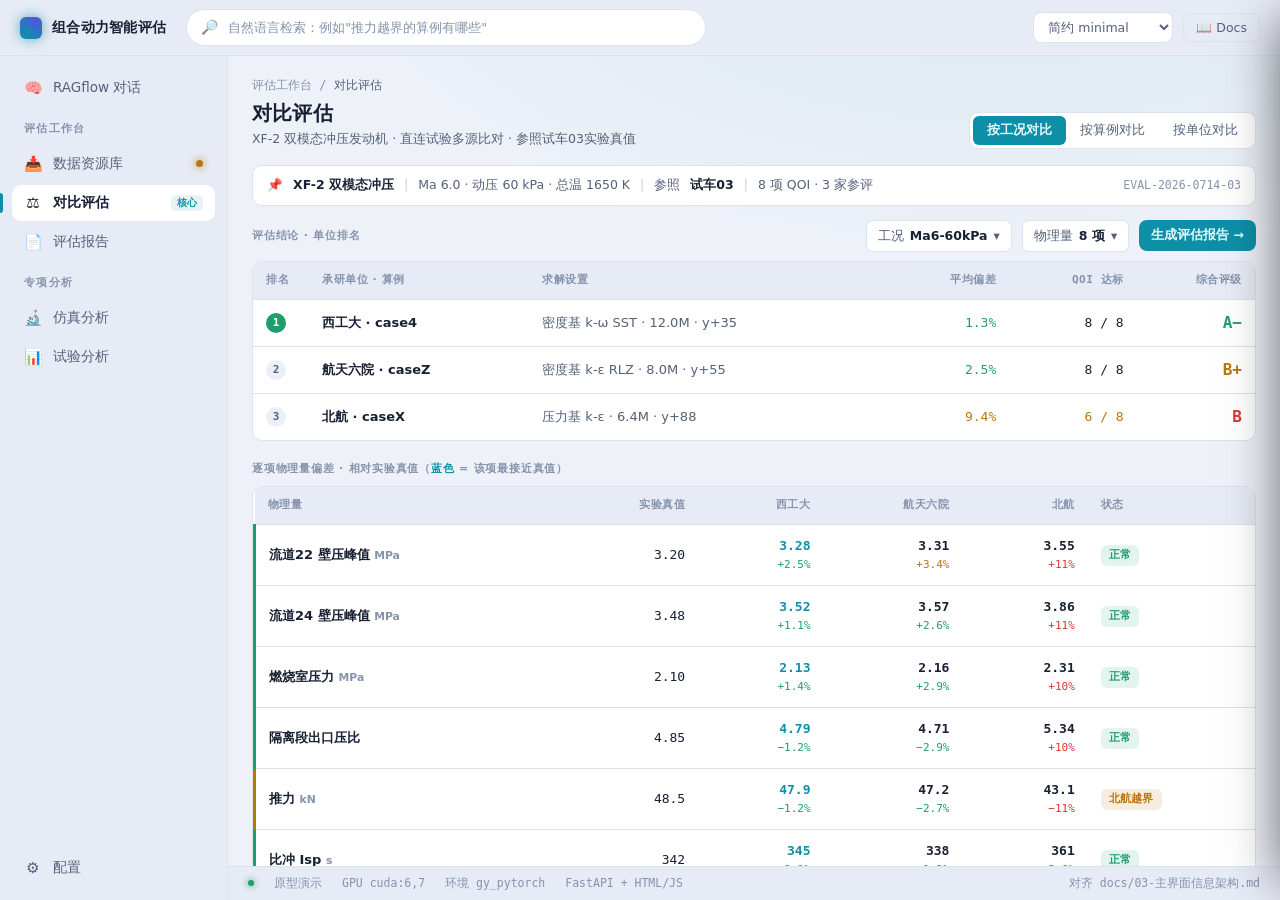
<file: docs/20260714 组合动力智能评估-原型.html>
<!DOCTYPE html>
<html lang="zh-CN">
<head>
<meta charset="UTF-8">
<meta name="viewport" content="width=device-width, initial-scale=1.0">
<title>组合动力智能评估 · 原型</title>
</head>
<body>
<title>组合动力智能评估 · 原型</title>
<style>
  /* ============ tokens ============ */
  :root{
    --bg:#0b0f19; --bg-2:#0e1422; --surface:#141b2d; --surface-2:#1a2338; --surface-3:#202b45;
    --border:#243049; --border-strong:#33415e;
    --text:#e6ecf5; --text-2:#9aa8c2; --text-3:#64748b;
    --accent:#5ad1e6; --accent-ink:#04222a; --accent-2:#8b98ff;
    --u1:#5ad1e6; --u2:#f5a623; --u3:#b57cff; /* unit series colors */
    --good:#3fb984; --warn:#f5a623; --crit:#ef5350; --pending:#c79355;
    --good-bg:rgba(63,185,132,.14); --warn-bg:rgba(245,166,35,.15);
    --crit-bg:rgba(239,83,80,.15); --accent-bg:rgba(90,209,230,.13);
    --pending-bg:rgba(199,147,85,.16);
    --shadow:0 6px 24px -12px rgba(0,0,0,.7);
    --r:10px; --r-sm:7px;
    --ui:-apple-system,system-ui,"Segoe UI Variable","Segoe UI","Microsoft YaHei","PingFang SC",sans-serif;
    --mono:ui-monospace,"Cascadia Code","SF Mono",Consolas,"Microsoft YaHei",monospace;
  }
  @media (prefers-color-scheme: light){
    :root{
      --bg:#eef1f8; --bg-2:#e7ebf5; --surface:#ffffff; --surface-2:#f5f7fc; --surface-3:#eaeff8;
      --border:#dce2ee; --border-strong:#c2cbdd;
      --text:#182033; --text-2:#54617a; --text-3:#8593ab;
      --accent:#0e8fa8; --accent-ink:#e7fbff; --accent-2:#4a5adb;
      --u1:#0e8fa8; --u2:#b9760f; --u3:#7a3fd0;
      --good:#1f9d6b; --warn:#b9760f; --crit:#d3392f; --pending:#a06a2f;
      --good-bg:rgba(31,157,107,.12); --warn-bg:rgba(185,118,15,.13);
      --crit-bg:rgba(211,57,47,.11); --accent-bg:rgba(14,143,168,.1);
      --pending-bg:rgba(160,106,47,.12);
      --shadow:0 6px 20px -14px rgba(30,45,80,.4);
    }
  }
  :root[data-theme="light"]{
    --bg:#eef1f8; --bg-2:#e7ebf5; --surface:#ffffff; --surface-2:#f5f7fc; --surface-3:#eaeff8;
    --border:#dce2ee; --border-strong:#c2cbdd;
    --text:#182033; --text-2:#54617a; --text-3:#8593ab;
    --accent:#0e8fa8; --accent-ink:#e7fbff; --accent-2:#4a5adb;
    --u1:#0e8fa8; --u2:#b9760f; --u3:#7a3fd0;
    --good:#1f9d6b; --warn:#b9760f; --crit:#d3392f; --pending:#a06a2f;
    --good-bg:rgba(31,157,107,.12); --warn-bg:rgba(185,118,15,.13);
    --crit-bg:rgba(211,57,47,.11); --accent-bg:rgba(14,143,168,.1);
    --pending-bg:rgba(160,106,47,.12);
    --shadow:0 6px 20px -14px rgba(30,45,80,.4);
  }
  :root[data-theme="dark"]{
    --bg:#0b0f19; --bg-2:#0e1422; --surface:#141b2d; --surface-2:#1a2338; --surface-3:#202b45;
    --border:#243049; --border-strong:#33415e;
    --text:#e6ecf5; --text-2:#9aa8c2; --text-3:#64748b;
    --accent:#5ad1e6; --accent-ink:#04222a; --accent-2:#8b98ff;
    --u1:#5ad1e6; --u2:#f5a623; --u3:#b57cff;
    --good:#3fb984; --warn:#f5a623; --crit:#ef5350; --pending:#c79355;
    --good-bg:rgba(63,185,132,.14); --warn-bg:rgba(245,166,35,.15);
    --crit-bg:rgba(239,83,80,.15); --accent-bg:rgba(90,209,230,.13);
    --pending-bg:rgba(199,147,85,.16);
    --shadow:0 6px 24px -12px rgba(0,0,0,.7);
  }

  *{box-sizing:border-box}
  body{margin:0}
  .app{
    font-family:var(--ui); color:var(--text); background:var(--bg);
    font-size:14px; line-height:1.5;
    background-image:radial-gradient(1200px 600px at 78% -10%, var(--accent-bg), transparent 60%);
    background-attachment:fixed;
    display:grid; grid-template-rows:auto 1fr auto; grid-template-columns:228px 1fr;
    grid-template-areas:"top top" "nav main" "nav foot";
    height:100vh;
  }
  ::selection{background:var(--accent);color:var(--accent-ink)}

  /* ============ top bar ============ */
  .top{grid-area:top; display:flex; align-items:center; gap:20px; padding:0 20px; height:56px; border-bottom:1px solid var(--border); background:var(--bg-2)}
  .brand{display:flex; align-items:center; gap:10px; font-weight:650; letter-spacing:.02em; white-space:nowrap}
  .brand .mark{width:22px;height:22px;border-radius:6px;flex:none;background:conic-gradient(from 210deg,var(--accent),var(--accent-2),var(--accent));box-shadow:0 0 0 1px var(--border-strong), 0 0 14px -2px var(--accent)}
  .search{flex:1; max-width:520px; display:flex; align-items:center; gap:8px; background:var(--surface); border:1px solid var(--border); border-radius:99px; padding:7px 14px; color:var(--text-2); cursor:text}
  .search:focus-within{border-color:var(--accent); box-shadow:0 0 0 3px var(--accent-bg)}
  .search input{border:0;background:transparent;color:var(--text);font-family:var(--ui);font-size:13px;width:100%;outline:none}
  .search input::placeholder{color:var(--text-3)}
  .top-right{margin-left:auto; display:flex; align-items:center; gap:10px}
  select.theme{font-family:var(--ui);font-size:12.5px; color:var(--text-2); background:var(--surface); border:1px solid var(--border); border-radius:8px; padding:6px 10px; cursor:pointer}
  .ghost-btn{font-family:var(--ui);font-size:12.5px;color:var(--text-2);background:transparent;border:1px solid var(--border);border-radius:8px;padding:6px 12px;cursor:pointer}
  .ghost-btn:hover{color:var(--text);border-color:var(--border-strong)}

  /* ============ nav ============ */
  .nav{grid-area:nav; border-right:1px solid var(--border); background:var(--bg-2); padding:14px 12px; display:flex; flex-direction:column; gap:3px; overflow-y:auto}
  .nav .group-label{font-size:10.5px;letter-spacing:.13em;text-transform:uppercase;color:var(--text-3);padding:12px 12px 6px; font-weight:600}
  .nav button.item{display:flex;align-items:center;gap:11px;width:100%;text-align:left;font-family:var(--ui);font-size:13.5px;color:var(--text-2);background:transparent;border:0;border-radius:9px;padding:9px 12px;cursor:pointer;position:relative;transition:background .12s,color .12s}
  .nav button.item:hover{background:var(--surface);color:var(--text)}
  .nav button.item.active{background:var(--surface);color:var(--text);font-weight:600}
  .nav button.item.active::before{content:"";position:absolute;left:-12px;top:8px;bottom:8px;width:3px;border-radius:0 3px 3px 0;background:var(--accent)}
  .nav .ic{width:18px;text-align:center;font-size:15px;flex:none;filter:saturate(1.1)}
  .nav .tag{margin-left:auto;font-size:10px;font-family:var(--mono);background:var(--accent-bg);color:var(--accent);border-radius:5px;padding:1px 6px}
  .nav .badge-dot{margin-left:auto;width:7px;height:7px;border-radius:50%;background:var(--warn);box-shadow:0 0 8px var(--warn)}
  .nav-spacer{flex:1}

  /* ============ main ============ */
  .main{grid-area:main; overflow-y:auto; padding:20px 24px 40px}
  .foot{grid-area:foot;border-top:1px solid var(--border);background:var(--bg-2);display:flex;gap:20px;align-items:center;padding:8px 20px;font-size:11.5px;color:var(--text-3);font-family:var(--mono)}
  .foot .dot{width:6px;height:6px;border-radius:50%;background:var(--good);box-shadow:0 0 7px var(--good)}

  .screen{display:none; animation:fade .22s ease}
  .screen.on{display:block}
  .screen.flex.on{display:flex}
  @keyframes fade{from{opacity:0;transform:translateY(6px)}to{opacity:1;transform:none}}
  @media (prefers-reduced-motion:reduce){.screen{animation:none}}

  .page-head{display:flex;align-items:flex-end;gap:14px;margin-bottom:16px;flex-wrap:wrap}
  .page-head h1{font-size:20px;margin:0;letter-spacing:.01em;text-wrap:balance;font-weight:680}
  .page-head .sub{color:var(--text-2);font-size:12.5px;margin:2px 0 0}
  .crumbs{font-size:12px;color:var(--text-3);font-family:var(--mono);margin-bottom:4px}
  .crumbs b{color:var(--text-2);font-weight:500}
  .spacer{flex:1}

  .toolbar{display:flex;gap:9px;flex-wrap:wrap;align-items:center;margin-bottom:14px}
  .btn{font-family:var(--ui);font-size:13px;font-weight:550;cursor:pointer;border-radius:8px;padding:8px 14px;border:1px solid var(--border);background:var(--surface);color:var(--text);display:inline-flex;gap:7px;align-items:center;transition:border-color .12s,background .12s,transform .05s}
  .btn:hover{border-color:var(--border-strong)}
  .btn:active{transform:translateY(1px)}
  .btn.primary{background:var(--accent);color:var(--accent-ink);border-color:transparent;font-weight:650}
  .btn.primary:hover{filter:brightness(1.08)}
  .btn.primary:disabled{opacity:.4;cursor:not-allowed;filter:none}
  .btn.sm{padding:6px 11px;font-size:12.5px}
  .chip{font-family:var(--ui);font-size:12.5px;color:var(--text-2);cursor:pointer;background:var(--surface);border:1px solid var(--border);border-radius:7px;padding:6px 11px;display:inline-flex;gap:6px;align-items:center}
  .chip:hover{border-color:var(--border-strong);color:var(--text)}
  .chip b{color:var(--text);font-weight:600}
  .seg{display:inline-flex;background:var(--surface);border:1px solid var(--border);border-radius:9px;padding:3px}
  .seg button{font-family:var(--ui);font-size:12.5px;color:var(--text-2);background:transparent;border:0;border-radius:6px;padding:6px 14px;cursor:pointer;font-weight:550}
  .seg button.on{background:var(--accent);color:var(--accent-ink);font-weight:650}

  /* subtabs (within sim/exp) */
  .subtabs{display:flex;gap:4px;border-bottom:1px solid var(--border);margin-bottom:16px}
  .subtab{font-family:var(--ui);font-size:13.5px;color:var(--text-2);background:transparent;border:0;padding:9px 15px;cursor:pointer;position:relative;font-weight:550;top:1px}
  .subtab:hover{color:var(--text)}
  .subtab.on{color:var(--accent);font-weight:650}
  .subtab.on::after{content:"";position:absolute;left:8px;right:8px;bottom:-1px;height:2px;background:var(--accent);border-radius:2px}
  .subpane{display:none} .subpane.on{display:block}

  /* cards / grid */
  .grid{display:grid;gap:14px}
  .cols-2{grid-template-columns:1fr 1fr}
  .cols-lib{grid-template-columns:320px 1fr}
  .cols-sim{grid-template-columns:220px 1fr}
  .card{background:var(--surface);border:1px solid var(--border);border-radius:var(--r);box-shadow:var(--shadow)}
  .card-pad{padding:16px}
  .card h3{margin:0 0 3px;font-size:14px;font-weight:640;display:flex;align-items:center;gap:8px}
  .card .muted{color:var(--text-2);font-size:12.5px}

  /* badges */
  .badge{display:inline-flex;align-items:center;gap:5px;font-size:11px;font-weight:600;padding:2px 8px;border-radius:6px;font-family:var(--mono);letter-spacing:.02em;white-space:nowrap}
  .badge .d{width:6px;height:6px;border-radius:50%}
  .b-high{background:var(--good-bg);color:var(--good)} .b-high .d{background:var(--good)}
  .b-med{background:var(--accent-bg);color:var(--accent)} .b-med .d{background:var(--accent)}
  .b-low{background:var(--warn-bg);color:var(--warn)} .b-low .d{background:var(--warn)}
  .b-pending{background:var(--pending-bg);color:var(--pending)} .b-pending .d{background:var(--pending)}
  .b-good{background:var(--good-bg);color:var(--good)}
  .b-warn{background:var(--warn-bg);color:var(--warn)}
  .b-crit{background:var(--crit-bg);color:var(--crit)}
  .kind{font-size:10.5px;font-family:var(--mono);color:var(--text-3);border:1px solid var(--border);border-radius:5px;padding:1px 6px}
  .uchip{display:inline-flex;align-items:center;gap:6px;font-size:12px;font-weight:600}
  .uchip .sw{width:9px;height:9px;border-radius:2px}

  /* library */
  .tree{font-size:13px}
  .tree .u{padding:8px 6px;font-weight:640;color:var(--text);display:flex;align-items:center;gap:7px;cursor:pointer;border-radius:7px}
  .tree .u:hover{background:var(--surface-2)}
  .tree .d{padding:6px 6px 6px 22px;color:var(--text-2);cursor:pointer;border-radius:7px;display:flex;align-items:center;gap:7px}
  .tree .d:hover{background:var(--surface-2);color:var(--text)}
  .tree .c{padding:5px 6px 5px 40px;color:var(--text-2);cursor:pointer;border-radius:7px;display:flex;align-items:center;gap:8px;font-size:12.5px}
  .tree .c:hover{background:var(--surface-2);color:var(--text)}
  .tree .c .nm{font-family:var(--mono)}
  .caret{color:var(--text-3);font-size:10px;width:10px}
  .tree .fil{cursor:pointer;border-radius:7px}
  .tree .fil.on{background:var(--accent-bg);color:var(--accent)}
  .tree .fil.on .caret{color:var(--accent)}
  .scopebar{display:flex;align-items:center;gap:9px;margin-bottom:10px;font-size:12.5px;color:var(--text-2)}
  .scopebar b{color:var(--text)}
  .ctxbar{display:flex;align-items:center;gap:10px;flex-wrap:wrap;background:var(--surface);border:1px solid var(--border);border-radius:var(--r);padding:10px 14px;margin-bottom:14px;font-size:12.5px;color:var(--text-2)}
  .ctxbar b{color:var(--text);font-weight:600}
  .ctxbar .sep{color:var(--border-strong)}
  .rkn{display:inline-flex;width:20px;height:20px;border-radius:50%;background:var(--surface-3);color:var(--text-2);font-size:11px;font-weight:700;align-items:center;justify-content:center;font-family:var(--mono);flex:none}
  .rkn.first{background:var(--good);color:#fff}
  .cell-val.lead{color:var(--accent);font-weight:700}
  .sect-label{font-size:11px;letter-spacing:.07em;text-transform:uppercase;color:var(--text-3);font-weight:600;margin:20px 0 9px}
  .sect-label:first-child{margin-top:4px}
  .dcard{display:flex;gap:12px;padding:13px;border:1px solid var(--border);border-radius:var(--r);background:var(--surface);align-items:flex-start;transition:border-color .12s,background .12s;cursor:pointer}
  .dcard:hover{border-color:var(--accent)}
  .dcard:hover .nm{color:var(--accent)}
  .dcard .nm{transition:color .12s}
  .dcard.sel{border-color:var(--accent);box-shadow:0 0 0 1px var(--accent) inset}
  .dcard .chk{margin-top:2px;width:17px;height:17px;accent-color:var(--accent);cursor:pointer;flex:none}
  .dcard .body{flex:1;min-width:0}
  .dcard .row1{display:flex;align-items:center;gap:9px;flex-wrap:wrap}
  .dcard .nm{font-family:var(--mono);font-weight:640;font-size:14px}
  .dcard .meta{color:var(--text-2);font-size:12.5px;margin-top:5px;display:flex;gap:15px;flex-wrap:wrap}
  .dcard .meta b{color:var(--text);font-weight:600;font-family:var(--mono)}
  .dcard .acts{display:flex;gap:7px;margin-top:10px}
  .mini{font-size:12px;color:var(--accent-2);background:transparent;border:1px solid var(--border);border-radius:7px;padding:4px 10px;cursor:pointer;font-family:var(--ui)}
  .mini:hover{border-color:var(--accent-2)}

  /* tables */
  .tblwrap{overflow-x:auto;border:1px solid var(--border);border-radius:var(--r);background:var(--surface)}
  table{border-collapse:collapse;width:100%;font-size:13px;min-width:680px}
  thead th{text-align:left;font-size:11px;letter-spacing:.05em;text-transform:uppercase;color:var(--text-3);font-weight:600;padding:10px 13px;border-bottom:1px solid var(--border);white-space:nowrap;background:var(--bg-2)}
  tbody td{padding:11px 13px;border-bottom:1px solid var(--border);vertical-align:middle}
  tbody tr:last-child td{border-bottom:0}
  tbody tr:hover td{background:var(--surface-2)}
  td.num,th.num{font-family:var(--mono);font-variant-numeric:tabular-nums;text-align:right}
  .qty{font-weight:600}
  .stripe{border-left:3px solid transparent}
  .stripe.ok{border-left-color:var(--good)} .stripe.warn{border-left-color:var(--warn)} .stripe.crit{border-left-color:var(--crit)}
  .cell-val{font-family:var(--mono);font-weight:600}
  .cell-dev{font-family:var(--mono);font-size:11px;display:block;margin-top:2px}
  .cell-dev.ok{color:var(--good)} .cell-dev.hi{color:var(--warn)} .cell-dev.bad{color:var(--crit)}
  .best{position:relative}
  .best::after{content:"最优";position:absolute;top:6px;right:8px;font-size:9px;font-family:var(--ui);color:var(--good);background:var(--good-bg);padding:0 5px;border-radius:4px;font-weight:600}
  .winner{font-size:12px;color:var(--text-2)} .winner b{color:var(--accent);font-weight:650}

  /* chart */
  .chartbox{background:var(--surface);border:1px solid var(--border);border-radius:var(--r);padding:14px 16px}
  .legend{display:flex;gap:16px;flex-wrap:wrap;margin-bottom:8px;font-size:12px}
  .legend span{display:inline-flex;align-items:center;gap:6px;color:var(--text-2)}
  .legend i{width:14px;height:3px;border-radius:2px;display:inline-block}
  .legend i.dash{background:repeating-linear-gradient(90deg,currentColor 0 4px,transparent 4px 7px);height:2px}
  svg .grid{stroke:var(--border);stroke-width:1}
  svg .axis{fill:var(--text-3);font-size:9px;font-family:var(--mono)}

  /* rating */
  .dots{display:inline-flex;gap:3px}
  .dots i{width:9px;height:9px;border-radius:50%;background:var(--border-strong)}
  .dots i.f{background:var(--accent)}
  .grade{font-family:var(--mono);font-weight:700;font-size:22px}
  .grade.a{color:var(--good)} .grade.b{color:var(--warn)} .grade.c{color:var(--crit)}
  .verdict-row{display:flex;gap:12px;flex-wrap:wrap;margin-bottom:16px}
  .vcard{flex:1;min-width:180px;background:var(--surface);border:1px solid var(--border);border-radius:var(--r);padding:14px 16px;position:relative;overflow:hidden}
  .vcard::before{content:"";position:absolute;left:0;top:0;bottom:0;width:4px}
  .vcard.rank1::before{background:var(--good)} .vcard.rank2::before{background:var(--warn)} .vcard.rank3::before{background:var(--crit)}
  .vcard .un{font-weight:640;font-size:14px;display:flex;align-items:center;gap:7px}
  .vcard .avg{font-family:var(--mono);font-size:12px;color:var(--text-2);margin-top:3px}
  .vcard .g{position:absolute;right:14px;top:12px}

  /* AI diag */
  .diag{background:var(--surface-2);border:1px solid var(--border);border-radius:var(--r);padding:14px 16px;margin-top:14px}
  .diag .hd{display:flex;align-items:center;gap:9px;margin-bottom:9px;font-weight:640;font-size:13.5px}
  .diag .yuan{width:22px;height:22px;border-radius:50%;background:linear-gradient(135deg,var(--accent-2),var(--accent));display:flex;align-items:center;justify-content:center;font-size:12px;color:#fff;font-weight:700}
  .diag p{margin:0 0 8px;color:var(--text-2);font-size:13px}
  .diag p:last-child{margin:0}
  .cite{font-family:var(--mono);font-size:11.5px;color:var(--accent);cursor:pointer;border-bottom:1px dashed var(--accent)}

  .stat-row{display:flex;gap:10px;flex-wrap:wrap;margin-bottom:14px}
  .stat{background:var(--surface);border:1px solid var(--border);border-radius:var(--r);padding:12px 15px;min-width:130px;flex:1}
  .stat .k{font-size:11px;color:var(--text-3);text-transform:uppercase;letter-spacing:.05em}
  .stat .v{font-family:var(--mono);font-size:19px;font-weight:650;margin-top:4px;font-variant-numeric:tabular-nums}
  .stat .v small{font-size:12px;color:var(--text-2);font-weight:400}

  /* analysis list (sim single) */
  .alist{display:flex;flex-direction:column;gap:3px}
  .aitem{display:flex;align-items:center;gap:9px;padding:9px 11px;border-radius:8px;cursor:pointer;color:var(--text-2);font-size:13px;border:1px solid transparent}
  .aitem:hover{background:var(--surface-2);color:var(--text)}
  .aitem.on{background:var(--surface-2);color:var(--text);border-color:var(--border);font-weight:600}
  .aitem .ai{width:16px;text-align:center}
  .aitem .st{margin-left:auto;width:7px;height:7px;border-radius:50%}
  .aitem .st.ok{background:var(--good)} .aitem .st.warn{background:var(--warn)}
  .apane{display:none} .apane.on{display:block}
  .alist .glabel{font-size:10px;color:var(--text-3);text-transform:uppercase;letter-spacing:.05em;font-weight:600;padding:9px 11px 4px}
  .alist .glabel:first-child{padding-top:0}
  .relbanner{display:flex;gap:12px;align-items:flex-start;background:var(--accent-bg);border:1px solid var(--border);border-left:3px solid var(--accent);border-radius:var(--r);padding:12px 15px;margin-bottom:16px;font-size:12.5px;color:var(--text-2);line-height:1.6}
  .relbanner .ic{font-size:16px;line-height:1.3}
  .relbanner b{color:var(--text);font-weight:600}
  .relbanner .lnk{color:var(--accent);cursor:pointer;font-weight:600;border-bottom:1px dashed var(--accent)}
  /* NL search */
  .nl-wrap{flex:1;max-width:520px;position:relative}
  .nl-wrap .search{max-width:none;width:100%}
  .nl-panel{position:absolute;top:46px;left:0;width:min(600px,86vw);background:var(--surface);border:1px solid var(--border-strong);border-radius:12px;box-shadow:0 16px 44px -12px rgba(0,0,0,.55);z-index:60;padding:11px;display:none}
  .nl-panel.show{display:block}
  .nl-hd{font-size:11px;color:var(--text-3);text-transform:uppercase;letter-spacing:.05em;font-weight:600;margin:2px 4px 8px;display:flex;align-items:center;gap:8px}
  .nl-hd span{margin-left:auto;font-family:var(--mono);text-transform:none;letter-spacing:0;color:var(--accent);background:var(--accent-bg);padding:1px 7px;border-radius:5px}
  .nl-ex{display:block;width:100%;text-align:left;background:transparent;border:0;color:var(--text-2);font-family:var(--ui);font-size:13px;padding:8px 10px;border-radius:8px;cursor:pointer}
  .nl-ex:hover{background:var(--surface-2);color:var(--text)}
  .nl-ex::before{content:"🔎";margin-right:8px;opacity:.5;font-size:11px}
  .nl-cond{display:flex;gap:6px;flex-wrap:wrap;padding:2px 4px 10px}
  .nl-cond .cc{font-size:11.5px;font-family:var(--mono);background:var(--accent-bg);color:var(--accent);border-radius:6px;padding:3px 8px}
  .nl-cond .cc b{color:var(--text)}
  .nl-rows .nr{display:flex;align-items:center;gap:9px;padding:8px 10px;border-radius:8px;font-size:12.5px;cursor:pointer}
  .nl-rows .nr:hover{background:var(--surface-2)}
  .nl-rows .nr .nm{font-family:var(--mono);font-weight:600}
  .nl-rows .nr .ds{color:var(--text-2);margin-left:auto;font-size:11.5px;font-family:var(--mono)}
  .nl-empty{color:var(--text-3);font-size:12.5px;padding:10px}
  /* docs */
  .dpane{display:none}.dpane.on{display:block}
  .doc-body h4{color:var(--accent);font-size:14px;margin:0 0 8px}
  .doc-body h4:not(:first-child){margin-top:20px}
  .doc-body p,.doc-body li{color:var(--text-2);font-size:13px;line-height:1.7}
  .doc-body code{font-family:var(--mono);font-size:12px;background:var(--surface-2);padding:1px 5px;border-radius:4px;color:var(--text)}
  .doc-body .warn-box{background:var(--warn-bg);border-left:3px solid var(--warn);border-radius:8px;padding:10px 13px;margin:12px 0;font-size:12.5px;color:var(--text-2)}
  .dtag{font-size:10px;font-family:var(--mono);border-radius:5px;padding:1px 6px;margin-left:auto}
  .dtag.p1{background:var(--good-bg);color:var(--good)} .dtag.p2{background:var(--accent-bg);color:var(--accent)}
  /* 3D viz */
  .viz3d{height:250px;border-radius:var(--r);border:1px solid var(--border);position:relative;display:flex;align-items:center;justify-content:center;overflow:hidden;background:radial-gradient(120% 140% at 30% 20%,#1b3a8a,#2b6fb3 30%,#2fae9a 52%,#e6c34a 72%,#e0663a 92%)}
  .viz3d .lbl{background:rgba(6,12,24,.5);color:#eef4ff;padding:7px 13px;border-radius:8px;font-size:12px;font-family:var(--mono);backdrop-filter:blur(2px)}
  .viz-cbar{position:absolute;right:12px;top:16px;bottom:16px;width:11px;border-radius:5px;background:linear-gradient(#e0663a,#e6c34a,#2fae9a,#2b6fb3,#1b3a8a);border:1px solid rgba(255,255,255,.35)}
  .viz-cbar::before{content:"P↑";position:absolute;top:-15px;left:-3px;font-size:9px;color:var(--text-3);font-family:var(--mono)}
  .phasebar{display:flex;height:38px;border-radius:9px;overflow:hidden;border:1px solid var(--border);font-size:11px;font-family:var(--mono);margin:6px 0 4px}
  .phasebar>div{display:flex;flex-direction:column;align-items:center;justify-content:center;color:var(--text-3);gap:1px;line-height:1.1}
  .phasebar .steady{background:var(--accent-bg);color:var(--accent);font-weight:700;border-left:2px solid var(--accent);border-right:2px solid var(--accent)}
  .phasebar .seg{background:var(--surface-2)}
  /* raw data viewer */
  .rawtbl{font-family:var(--mono);font-size:12px;min-width:720px}
  .rawtbl th,.rawtbl td{padding:6px 12px;font-variant-numeric:tabular-nums;text-align:right;white-space:nowrap;border-bottom:1px solid var(--border)}
  .rawtbl thead th{background:var(--bg-2);color:var(--text-2);position:sticky;top:0}
  .rawtbl td:first-child,.rawtbl th:first-child{text-align:left;color:var(--text-3)}
  .rawtbl tbody tr:hover td{background:var(--surface-2)}
  .rawmeta{font-family:var(--mono);font-size:11.5px;color:var(--text-2);background:var(--surface-2);border:1px solid var(--border);border-radius:8px;padding:10px 12px;white-space:pre-wrap;line-height:1.7;margin:0}
  .pager{display:flex;align-items:center;gap:8px;margin-top:10px;font-size:12px;color:var(--text-2);font-family:var(--mono);flex-wrap:wrap}
  .pager button{font-family:var(--mono);font-size:12px;background:var(--surface);border:1px solid var(--border);border-radius:6px;padding:4px 9px;cursor:pointer;color:var(--text-2)}
  .pager button:hover{border-color:var(--border-strong);color:var(--text)}
  .pager input{width:64px;font-family:var(--mono);font-size:12px;background:var(--surface);border:1px solid var(--border);border-radius:6px;padding:4px 8px;color:var(--text);text-align:right}
  /* data preview drawer */
  .drawer-mask{position:fixed;inset:0;background:rgba(4,8,16,.5);opacity:0;pointer-events:none;transition:.2s;z-index:70}
  .drawer-mask.show{opacity:1;pointer-events:auto}
  .drawer{position:fixed;top:0;right:0;bottom:0;width:min(620px,94vw);background:var(--bg);border-left:1px solid var(--border-strong);box-shadow:-18px 0 50px -20px rgba(0,0,0,.6);z-index:71;transform:translateX(100%);transition:transform .24s ease;display:flex;flex-direction:column}
  .drawer.show{transform:none}
  @media (prefers-reduced-motion:reduce){.drawer{transition:none}}
  .drawer-hd{display:flex;align-items:flex-start;gap:12px;padding:16px 18px;border-bottom:1px solid var(--border);background:var(--bg-2)}
  .drawer-title{font-size:16px;font-weight:700;font-family:var(--mono)}
  .drawer-sub{font-size:12px;color:var(--text-2);margin-top:3px}
  .drawer-body{flex:1;overflow-y:auto;padding:16px 18px}
  .drawer-foot{display:flex;gap:9px;padding:12px 18px;border-top:1px solid var(--border);background:var(--bg-2)}
  /* CFD slice thumbnails */
  .jet-sym{background:linear-gradient(90deg,#1b3a8a,#2b8fb3 22%,#2fae9a 42%,#e6c34a 58%,#e0663a 68%,#e6c34a 80%,#2b6fb3)}
  .jet-xy{background:linear-gradient(72deg,#1b3a8a,#2b8fb3 30%,#2fae9a 52%,#e6c34a 72%,#e0663a)}
  .jet-xz{background:linear-gradient(108deg,#1b3a8a,#2b6fb3 25%,#2fae9a 50%,#e6c34a 70%,#e0663a 92%)}
  .jet-cross{background:radial-gradient(circle at 50% 46%,#e0663a,#e6c34a 27%,#2fae9a 52%,#2b6fb3 76%,#1b3a8a)}
  .slices{display:grid;grid-template-columns:repeat(2,1fr);gap:10px;margin-bottom:6px}
  .slice{border-radius:8px;overflow:hidden;border:1px solid var(--border);cursor:pointer;transition:border-color .12s}
  .slice:hover{border-color:var(--accent)}
  .slice .img{height:86px}
  .slice .cap{font-size:11px;padding:5px 9px;color:var(--text-2);background:var(--surface);display:flex;justify-content:space-between;align-items:center;border-top:1px solid var(--border)}
  .slice .cap span{font-family:var(--mono);color:var(--text-3);font-size:10px}
  .cardthumb{width:54px;height:54px;border-radius:8px;flex:none;border:1px solid var(--border);overflow:hidden;display:flex;align-items:center;justify-content:center}
  /* KB citations */
  .cite-mark{color:var(--accent);font-size:10px;font-weight:700;vertical-align:super;cursor:pointer;margin-left:1px}
  .src-block{margin-top:11px;padding-top:10px;border-top:1px solid var(--border)}
  .src-hd{font-size:10.5px;text-transform:uppercase;letter-spacing:.05em;color:var(--text-3);font-weight:600;margin-bottom:7px}
  .src-item{display:flex;gap:9px;align-items:flex-start;padding:7px 9px;border-radius:8px;background:var(--surface);border:1px solid var(--border);margin-bottom:6px;cursor:pointer}
  .src-item:hover{border-color:var(--accent)}
  .src-n{width:18px;height:18px;border-radius:5px;background:var(--accent-bg);color:var(--accent);font-family:var(--mono);font-size:11px;font-weight:700;display:flex;align-items:center;justify-content:center;flex:none;margin-top:1px}
  .src-t{font-size:12.5px;font-weight:600}
  .src-m{font-size:11px;color:var(--text-3);font-family:var(--mono);margin-top:2px}
  .src-snip{font-size:11.5px;color:var(--text-2);margin-top:4px;font-style:italic;line-height:1.5}
  /* modal */
  .modal-mask{position:fixed;inset:0;background:rgba(4,8,16,.55);opacity:0;pointer-events:none;transition:.2s;z-index:72}
  .modal-mask.show{opacity:1;pointer-events:auto}
  .modal{position:fixed;top:50%;left:50%;transform:translate(-50%,-47%);width:min(720px,94vw);max-height:86vh;background:var(--bg);border:1px solid var(--border-strong);border-radius:14px;box-shadow:0 30px 70px -20px rgba(0,0,0,.6);z-index:73;opacity:0;pointer-events:none;transition:.2s;display:flex;flex-direction:column}
  .modal.show{opacity:1;pointer-events:auto;transform:translate(-50%,-50%)}
  .modal-hd{display:flex;align-items:center;gap:10px;padding:15px 18px;border-bottom:1px solid var(--border);font-weight:650;font-size:15px}
  .modal-body{padding:16px 18px;overflow-y:auto}

  /* image mock */
  .iframe-mock{height:210px;background:repeating-linear-gradient(45deg,var(--surface-2),var(--surface-2) 12px,var(--surface-3) 12px,var(--surface-3) 24px);border:1px solid var(--border);border-radius:var(--r);display:flex;align-items:center;justify-content:center;color:var(--text-3);font-family:var(--mono);font-size:12px}
  .note{font-size:11.5px;color:var(--text-3);margin-top:8px;font-style:italic}
  .placeholder{border:1px dashed var(--border-strong);border-radius:var(--r);padding:20px;color:var(--text-3);background:var(--surface)}

  /* ============ CHAT ============ */
  .chat{display:grid;grid-template-columns:230px 1fr;gap:0;height:100%;width:100%;border:1px solid var(--border);border-radius:var(--r);overflow:hidden;background:var(--surface)}
  .chat-side{border-right:1px solid var(--border);background:var(--bg-2);display:flex;flex-direction:column;min-height:0}
  .chat-side .sh{padding:12px;display:flex;flex-direction:column;gap:8px;border-bottom:1px solid var(--border)}
  .newconv{width:100%;justify-content:center}
  .kb-toggle{display:flex;background:var(--surface);border:1px solid var(--border);border-radius:8px;padding:3px}
  .kb-toggle button{flex:1;font-family:var(--ui);font-size:12px;color:var(--text-2);background:transparent;border:0;border-radius:6px;padding:6px;cursor:pointer;font-weight:550}
  .kb-toggle button.on{background:var(--accent);color:var(--accent-ink);font-weight:650}
  .convs{flex:1;overflow-y:auto;padding:8px}
  .convs .cl{font-size:10px;letter-spacing:.1em;text-transform:uppercase;color:var(--text-3);padding:8px 8px 5px;font-weight:600}
  .conv{padding:9px 10px;border-radius:8px;cursor:pointer;font-size:12.5px;color:var(--text-2);display:flex;flex-direction:column;gap:2px}
  .conv:hover{background:var(--surface)}
  .conv.on{background:var(--surface);color:var(--text)}
  .conv .t{font-weight:550;white-space:nowrap;overflow:hidden;text-overflow:ellipsis}
  .conv .m{font-size:11px;color:var(--text-3);font-family:var(--mono)}
  .chat-main{display:flex;flex-direction:column;min-height:0;min-width:0}
  .chat-bar{display:flex;align-items:center;gap:10px;padding:11px 16px;border-bottom:1px solid var(--border);background:var(--bg-2)}
  .model-pick{font-family:var(--ui);font-size:13px;color:var(--text);background:var(--surface);border:1px solid var(--border);border-radius:8px;padding:7px 11px;cursor:pointer;font-weight:600}
  .param{display:inline-flex;align-items:center;gap:7px;font-size:12px;color:var(--text-2)}
  .param input[type=range]{accent-color:var(--accent);width:80px}
  .thread{flex:1;overflow-y:auto;padding:20px 22px;display:flex;flex-direction:column;gap:16px}
  .msg{display:flex;gap:11px;max-width:80%}
  .msg .av{width:28px;height:28px;border-radius:7px;flex:none;display:flex;align-items:center;justify-content:center;font-size:13px;font-weight:700}
  .msg.u{align-self:flex-end;flex-direction:row-reverse}
  .msg.u .av{background:var(--accent);color:var(--accent-ink)}
  .msg.a .av{background:linear-gradient(135deg,var(--accent-2),var(--accent));color:#fff}
  .bubble{background:var(--surface-2);border:1px solid var(--border);border-radius:12px;padding:11px 14px;font-size:13.5px;color:var(--text);line-height:1.6}
  .msg.u .bubble{background:var(--accent-bg);border-color:transparent}
  .bubble p{margin:0 0 8px} .bubble p:last-child{margin:0}
  .bubble code{font-family:var(--mono);font-size:12px;background:var(--surface-3);padding:1px 5px;border-radius:4px}
  .bubble .src{margin-top:9px;padding-top:9px;border-top:1px solid var(--border);font-size:11.5px;color:var(--text-2)}
  .bubble .src b{color:var(--accent);font-weight:600;cursor:pointer}
  .typing{display:inline-flex;gap:4px;align-items:center}
  .typing i{width:6px;height:6px;border-radius:50%;background:var(--accent);animation:blink 1.2s infinite}
  .typing i:nth-child(2){animation-delay:.2s} .typing i:nth-child(3){animation-delay:.4s}
  @keyframes blink{0%,60%,100%{opacity:.25}30%{opacity:1}}
  @media (prefers-reduced-motion:reduce){.typing i{animation:none;opacity:.6}}
  .composer{border-top:1px solid var(--border);padding:12px 16px;background:var(--bg-2)}
  .composer .box{display:flex;gap:10px;align-items:flex-end;background:var(--surface);border:1px solid var(--border);border-radius:12px;padding:10px 12px}
  .composer .box:focus-within{border-color:var(--accent);box-shadow:0 0 0 3px var(--accent-bg)}
  .composer textarea{flex:1;border:0;background:transparent;color:var(--text);font-family:var(--ui);font-size:13.5px;resize:none;outline:none;max-height:120px;line-height:1.5}
  .composer .tools{display:flex;gap:6px;align-items:center}
  .icbtn{width:32px;height:32px;border-radius:8px;border:1px solid var(--border);background:var(--surface);color:var(--text-2);cursor:pointer;font-size:14px}
  .icbtn:hover{color:var(--text);border-color:var(--border-strong)}
  .send{width:34px;height:34px;border-radius:9px;border:0;background:var(--accent);color:var(--accent-ink);cursor:pointer;font-size:15px;font-weight:700}
  .composer .hint{font-size:11px;color:var(--text-3);margin-top:7px;display:flex;gap:14px}

  /* report */
  .report{max-width:780px;background:var(--surface);border:1px solid var(--border);border-radius:var(--r);padding:28px 32px;box-shadow:var(--shadow)}
  .report h2{font-size:18px;margin:0 0 4px}
  .report .rmeta{color:var(--text-3);font-size:12px;font-family:var(--mono);margin-bottom:20px}
  .report h4{font-size:14px;margin:20px 0 8px;color:var(--accent);letter-spacing:.02em}
  .report p{color:var(--text-2);font-size:13.5px;margin:0 0 10px}
  .report ul{color:var(--text-2);font-size:13.5px;margin:0 0 10px;padding-left:20px}
  .report li{margin-bottom:5px}
  .report-list{width:270px;flex:none}
  .rl-item{padding:11px 13px;border:1px solid var(--border);border-radius:9px;margin-bottom:8px;cursor:pointer;background:var(--surface)}
  .rl-item:hover{border-color:var(--border-strong)}
  .rl-item.on{border-color:var(--accent)}
  .rl-item .t{font-weight:600;font-size:13px}
  .rl-item .m{font-size:11px;color:var(--text-3);font-family:var(--mono);margin-top:3px}

  .toast{position:fixed;bottom:22px;left:50%;transform:translateX(-50%) translateY(20px);background:var(--surface);border:1px solid var(--border-strong);border-radius:10px;padding:11px 18px;font-size:13px;box-shadow:0 10px 30px -10px rgba(0,0,0,.6);opacity:0;pointer-events:none;transition:.25s;z-index:50;color:var(--text);display:flex;align-items:center;gap:9px}
  .toast.show{opacity:1;transform:translateX(-50%) translateY(0)}
  .toast .d{width:7px;height:7px;border-radius:50%;background:var(--accent)}

  @media (max-width:900px){
    .app{grid-template-columns:1fr;grid-template-areas:"top" "main" "foot"}
    .nav{display:none}
    .cols-2,.cols-lib,.cols-sim{grid-template-columns:1fr}
    .chat{grid-template-columns:1fr}.chat-side{display:none}
  }
</style>

<div class="app" id="app">
  <header class="top">
    <div class="brand"><span class="mark"></span>组合动力智能评估</div>
    <div class="nl-wrap">
      <label class="search"><span style="opacity:.7">🔎</span><input id="nl" placeholder='自然语言检索：例如"推力越界的算例有哪些"' autocomplete="off" /></label>
      <div class="nl-panel" id="nl-panel">
        <div id="nl-suggest">
          <div class="nl-hd">试试这样问 · 支持按 单位/工况/物理量/判据/置信度 检索</div>
          <button class="nl-ex">推力越界的算例有哪些</button>
          <button class="nl-ex">哪家单位平均偏差最小</button>
          <button class="nl-ex">六院和北航的 Ma6 交付</button>
          <button class="nl-ex">还没对齐工况的算例</button>
        </div>
        <div id="nl-result" style="display:none">
          <div class="nl-hd">已理解为结构化查询 <span>NL2Cypher</span></div>
          <div class="nl-cond" id="nl-cond"></div>
          <div class="nl-rows" id="nl-rows"></div>
          <button class="btn primary sm" id="nl-open" style="width:100%;justify-content:center;margin-top:8px">在资源库查看结果 →</button>
        </div>
      </div>
    </div>
    <div class="top-right">
      <select class="theme" id="theme" title="主题"><option value="dark">深空 deepspace</option><option value="light">简约 minimal</option></select>
      <button class="ghost-btn" data-go="docs">📖 Docs</button>
    </div>
  </header>

  <nav class="nav" id="nav">
    <button class="item" data-go="ragflow"><span class="ic">🧠</span>RAGflow 对话</button>
    <div class="group-label">评估工作台</div>
    <button class="item" data-go="library"><span class="ic">📥</span>数据资源库<span class="badge-dot" title="1 项待人工对齐"></span></button>
    <button class="item active" data-go="compare"><span class="ic">⚖️</span>对比评估<span class="tag">核心</span></button>
    <button class="item" data-go="report"><span class="ic">📄</span>评估报告</button>
    <div class="group-label">专项分析</div>
    <button class="item" data-go="sim"><span class="ic">🔬</span>仿真分析</button>
    <button class="item" data-go="exp"><span class="ic">📊</span>试验分析</button>
    <div class="nav-spacer"></div>
    <button class="item" data-go="config"><span class="ic">⚙️</span>配置</button>
  </nav>

  <main class="main" id="main">

    <!-- ================= COMPARE ================= -->
    <section class="screen on" data-screen="compare">
      <div class="crumbs">评估工作台 / <b>对比评估</b></div>
      <div class="page-head">
        <div><h1>对比评估</h1><p class="sub">XF-2 双模态冲压发动机 · 直连试验多源比对 · 参照试车03实验真值</p></div>
        <div class="spacer"></div>
        <div class="seg" id="cmp-seg"><button class="on" data-view="l3">按工况对比</button><button data-view="l2">按算例对比</button><button data-view="l1">按单位对比</button></div>
      </div>

      <div class="ctxbar">
        <span>📌</span><b>XF-2 双模态冲压</b><span class="sep">|</span>Ma 6.0 · 动压 60 kPa · 总温 1650 K<span class="sep">|</span>参照 <b>试车03</b><span class="sep">|</span>8 项 QOI · 3 家参评
        <span class="spacer"></span><span style="color:var(--text-3);font-family:var(--mono);font-size:11.5px">EVAL-2026-0714-03</span>
      </div>

      <!-- L3 -->
      <div data-cview="l3">
        <div style="display:flex;align-items:center;gap:10px;margin:4px 0 9px"><div class="sect-label" style="margin:0">评估结论 · 单位排名</div><span class="spacer"></span><span class="chip">工况 <b>Ma6-60kPa</b> ▾</span><span class="chip">物理量 <b>8 项</b> ▾</span><button class="btn primary sm" data-go="report">生成评估报告 →</button></div>

        <div class="tblwrap">
          <table>
            <thead><tr><th style="width:56px">排名</th><th>承研单位 · 算例</th><th>求解设置</th><th class="num">平均偏差</th><th class="num">QOI 达标</th><th class="num">综合评级</th></tr></thead>
            <tbody>
              <tr><td><span class="rkn first">1</span></td><td class="qty">西工大 · case4</td><td style="color:var(--text-2)">密度基 k-ω SST · 12.0M · y+35</td><td class="num" style="color:var(--good)">1.3%</td><td class="num">8 / 8</td><td class="num"><span class="grade a" style="font-size:16px">A−</span></td></tr>
              <tr><td><span class="rkn">2</span></td><td class="qty">航天六院 · caseZ</td><td style="color:var(--text-2)">密度基 k-ε RLZ · 8.0M · y+55</td><td class="num" style="color:var(--good)">2.5%</td><td class="num">8 / 8</td><td class="num"><span class="grade b" style="font-size:16px">B+</span></td></tr>
              <tr><td><span class="rkn">3</span></td><td class="qty">北航 · caseX</td><td style="color:var(--text-2)">压力基 k-ε · 6.4M · y+88</td><td class="num" style="color:var(--warn)">9.4%</td><td class="num" style="color:var(--warn)">6 / 8</td><td class="num"><span class="grade c" style="font-size:16px">B</span></td></tr>
            </tbody>
          </table>
        </div>

        <div class="sect-label">逐项物理量偏差 · 相对实验真值（<span style="color:var(--accent)">蓝色</span> = 该项最接近真值）</div>
        <div class="tblwrap">
          <table>
            <thead><tr><th>物理量</th><th class="num">实验真值</th><th class="num">西工大</th><th class="num">航天六院</th><th class="num">北航</th><th>状态</th></tr></thead>
            <tbody>
              <tr class="stripe ok"><td class="qty">流道22 壁压峰值 <small style="color:var(--text-3)">MPa</small></td><td class="num">3.20</td><td class="num"><span class="cell-val lead">3.28</span><span class="cell-dev ok">+2.5%</span></td><td class="num"><span class="cell-val">3.31</span><span class="cell-dev hi">+3.4%</span></td><td class="num"><span class="cell-val">3.55</span><span class="cell-dev bad">+11%</span></td><td><span class="badge b-good">正常</span></td></tr>
              <tr class="stripe ok"><td class="qty">流道24 壁压峰值 <small style="color:var(--text-3)">MPa</small></td><td class="num">3.48</td><td class="num"><span class="cell-val lead">3.52</span><span class="cell-dev ok">+1.1%</span></td><td class="num"><span class="cell-val">3.57</span><span class="cell-dev ok">+2.6%</span></td><td class="num"><span class="cell-val">3.86</span><span class="cell-dev bad">+11%</span></td><td><span class="badge b-good">正常</span></td></tr>
              <tr class="stripe ok"><td class="qty">燃烧室压力 <small style="color:var(--text-3)">MPa</small></td><td class="num">2.10</td><td class="num"><span class="cell-val lead">2.13</span><span class="cell-dev ok">+1.4%</span></td><td class="num"><span class="cell-val">2.16</span><span class="cell-dev ok">+2.9%</span></td><td class="num"><span class="cell-val">2.31</span><span class="cell-dev bad">+10%</span></td><td><span class="badge b-good">正常</span></td></tr>
              <tr class="stripe ok"><td class="qty">隔离段出口压比</td><td class="num">4.85</td><td class="num"><span class="cell-val lead">4.79</span><span class="cell-dev ok">−1.2%</span></td><td class="num"><span class="cell-val">4.71</span><span class="cell-dev ok">−2.9%</span></td><td class="num"><span class="cell-val">5.34</span><span class="cell-dev bad">+10%</span></td><td><span class="badge b-good">正常</span></td></tr>
              <tr class="stripe warn"><td class="qty">推力 <small style="color:var(--text-3)">kN</small></td><td class="num">48.5</td><td class="num"><span class="cell-val lead">47.9</span><span class="cell-dev ok">−1.2%</span></td><td class="num"><span class="cell-val">47.2</span><span class="cell-dev ok">−2.7%</span></td><td class="num"><span class="cell-val">43.1</span><span class="cell-dev bad">−11%</span></td><td><span class="badge b-warn">北航越界</span></td></tr>
              <tr class="stripe ok"><td class="qty">比冲 Isp <small style="color:var(--text-3)">s</small></td><td class="num">342</td><td class="num"><span class="cell-val lead">345</span><span class="cell-dev ok">+0.9%</span></td><td class="num"><span class="cell-val">338</span><span class="cell-dev ok">−1.2%</span></td><td class="num"><span class="cell-val">361</span><span class="cell-dev hi">+5.6%</span></td><td><span class="badge b-good">正常</span></td></tr>
              <tr class="stripe warn"><td class="qty">燃烧效率 ηc</td><td class="num">0.965</td><td class="num"><span class="cell-val lead">0.958</span><span class="cell-dev ok">−0.7%</span></td><td class="num"><span class="cell-val">0.949</span><span class="cell-dev ok">−1.7%</span></td><td class="num"><span class="cell-val">0.910</span><span class="cell-dev hi">−5.7%</span></td><td><span class="badge b-warn">北航偏低</span></td></tr>
              <tr class="stripe ok"><td class="qty">总压恢复系数 σ</td><td class="num">0.420</td><td class="num"><span class="cell-val lead">0.416</span><span class="cell-dev ok">−1.0%</span></td><td class="num"><span class="cell-val">0.408</span><span class="cell-dev ok">−2.9%</span></td><td class="num"><span class="cell-val">0.373</span><span class="cell-dev bad">−11%</span></td><td><span class="badge b-good">正常</span></td></tr>
            </tbody>
          </table>
        </div>

        <div class="sect-label">沿程壁面压力分布 · 四源叠加</div>
        <div class="chartbox">
          <div class="legend"><span><i class="dash" style="color:var(--text)"></i>实验真值</span><span><i style="background:var(--u1)"></i>西工大</span><span><i style="background:var(--u3)"></i>航天六院</span><span><i style="background:var(--u2)"></i>北航</span></div>
          <svg viewBox="0 0 900 220" width="100%" height="200" preserveAspectRatio="none">
            <line class="grid" x1="40" y1="25" x2="40" y2="195"/><line class="grid" x1="40" y1="195" x2="885" y2="195"/>
            <line class="grid" x1="40" y1="110" x2="885" y2="110" stroke-dasharray="3 5" opacity=".4"/>
            <line class="grid" x1="40" y1="67" x2="885" y2="67" stroke-dasharray="3 5" opacity=".4"/>
            <line class="grid" x1="40" y1="153" x2="885" y2="153" stroke-dasharray="3 5" opacity=".4"/>
            <text class="axis" x="6" y="70">3.5</text><text class="axis" x="6" y="113">2.8</text><text class="axis" x="6" y="157">2.1</text><text class="axis" x="6" y="198">1.4</text>
            <text class="axis" x="44" y="210">入口</text><text class="axis" x="815" y="210">喷管出口</text>
            <polyline fill="none" stroke="var(--text)" stroke-width="2" stroke-dasharray="6 5" points="55,165 180,140 320,80 460,62 600,60 720,88 860,150"/>
            <polyline fill="none" stroke="var(--u1)" stroke-width="2" points="55,162 180,136 320,76 460,58 600,56 720,84 860,146"/>
            <polyline fill="none" stroke="var(--u3)" stroke-width="1.8" opacity=".9" points="55,160 180,134 320,74 460,55 600,53 720,82 860,144"/>
            <polyline fill="none" stroke="var(--u2)" stroke-width="1.8" opacity=".85" points="55,156 180,122 320,56 460,38 600,36 720,66 860,132"/>
          </svg>
          <p class="note" style="margin-top:4px">北航曲线整体偏高约 10%，峰值区偏差最大 —— 与"入口总压偏高"的推断一致。</p>
        </div>

        <div class="sect-label">AI 量化诊断 · 渊</div>
        <div class="diag" style="margin-top:0">
          <div class="hd"><span class="yuan">渊</span>专家结论 <span class="badge b-high" style="margin-left:auto"><span class="d"></span>置信度 HIGH</span></div>
          <p><b style="color:var(--text)">西工大 case4</b>：8 项 QOI 偏差均 ≤2.5%（平均 1.3%），收敛充分（残差降 3.4 阶），网格 y+≈35，判定 <b style="color:var(--good)">可信 · 最优</b>。</p>
          <p><b style="color:var(--text)">航天六院 caseZ</b>：8 项偏差 ≤3.4%（平均 2.5%），整体可信；k-ε RLZ + 8M/y+≈55，近壁略粗但不影响结论。</p>
          <p><b style="color:var(--text)">北航 caseX</b>：壁压/室压/隔离段压比/总压恢复呈现<b>一致的 +10% 系统性偏差</b>，推力触发越界判据 <span class="cite" onclick="toast('判据 is_thrust_out_of_range · 引 Sutton《Rocket Propulsion Elements》')">is_thrust_out_of_range</span>，燃烧效率偏低 5.7% → 多量同向偏差强指向<b style="color:var(--text)">入口总压设定偏高</b>（约 +10%）。建议核对边界条件后重交付。</p>
          <p><b style="color:var(--text)">结论</b>：本工况排序 <b style="color:var(--accent)">西工大 &gt; 航天六院 &gt; 北航</b>。</p>
        </div>
      </div>

      <!-- L2 -->
      <div data-cview="l2" style="display:none">
        <div class="tblwrap">
          <table>
            <thead><tr><th>评估维度</th><th>西工大 case4</th><th>航天六院 caseZ</th><th>北航 caseX</th><th>结论</th></tr></thead>
            <tbody>
              <tr class="stripe ok"><td class="qty">收敛性</td><td><span class="badge b-good">✓ 3.4 阶</span></td><td><span class="badge b-good">✓ 3.2 阶</span></td><td><span class="badge b-good">✓ 3.1 阶</span></td><td class="winner">均收敛</td></tr>
              <tr class="stripe ok"><td class="qty">网格质量</td><td class="num">12.0M · y+35 <span class="badge b-high">优</span></td><td class="num">8.0M · y+55 <span class="badge b-med">良</span></td><td class="num">6.4M · y+88 <span class="badge b-low">粗</span></td><td class="winner">西工大 <b>最优</b></td></tr>
              <tr class="stripe warn"><td class="qty">QOI 合理性</td><td><span class="badge b-good">6/6 正常</span></td><td><span class="badge b-good">6/6 正常</span></td><td><span class="badge b-warn">4/6 · 2 异常</span></td><td class="winner">西工大 <b>最优</b></td></tr>
              <tr class="stripe ok"><td class="qty">与实验平均偏差</td><td class="num" style="color:var(--good)">1.4%</td><td class="num" style="color:var(--good)">2.4%</td><td class="num" style="color:var(--warn)">7.9%</td><td class="winner">西工大 <b>最优</b></td></tr>
              <tr class="stripe ok"><td class="qty">解析置信度</td><td><span class="badge b-high"><span class="d"></span>HIGH</span></td><td><span class="badge b-high"><span class="d"></span>HIGH</span></td><td><span class="badge b-med"><span class="d"></span>MED</span></td><td class="winner">—</td></tr>
            </tbody>
          </table>
        </div>
        <p class="note">点算例名 → 下钻「仿真分析 · 单算例」详情页。多算例并排对比亦见「仿真分析 · 多算例对比」。</p>
      </div>

      <!-- L1 -->
      <div data-cview="l1" style="display:none">
        <p class="sub" style="margin:0 0 14px">甲方汇报层 · 单位批次整体评级（由 L2/L3 加权聚合，权重可配置）</p>
        <div class="tblwrap">
          <table>
            <thead><tr><th>批次</th><th>收敛性</th><th>网格质量</th><th>与实验吻合</th><th>QOI 通过率</th><th class="num">综合评级</th></tr></thead>
            <tbody>
              <tr class="stripe ok"><td class="qty">西工大 2026Q1</td><td><span class="dots"><i class="f"></i><i class="f"></i><i class="f"></i><i class="f"></i><i></i></span></td><td><span class="dots"><i class="f"></i><i class="f"></i><i class="f"></i><i class="f"></i><i class="f"></i></span></td><td class="num" style="color:var(--good)">2.1%</td><td class="num">100%</td><td class="num"><span class="grade a">A−</span></td></tr>
              <tr class="stripe warn"><td class="qty">航天六院 2026Q1</td><td><span class="dots"><i class="f"></i><i class="f"></i><i class="f"></i><i class="f"></i><i></i></span></td><td><span class="dots"><i class="f"></i><i class="f"></i><i class="f"></i><i></i><i></i></span></td><td class="num" style="color:var(--good)">3.1%</td><td class="num">100%</td><td class="num"><span class="grade b">B+</span></td></tr>
              <tr class="stripe crit"><td class="qty">北航 2026Q1</td><td><span class="dots"><i class="f"></i><i class="f"></i><i class="f"></i><i></i><i></i></span></td><td><span class="dots"><i class="f"></i><i class="f"></i><i></i><i></i><i></i></span></td><td class="num" style="color:var(--warn)">9.8%</td><td class="num" style="color:var(--warn)">67%</td><td class="num"><span class="grade c">B</span></td></tr>
            </tbody>
          </table>
        </div>
        <div class="toolbar" style="margin-top:14px"><button class="btn sm" data-cview-go="l2">下钻到算例对比 →</button><button class="btn sm" data-cview-go="l3">下钻到工况对比 →</button><button class="btn primary sm" data-go="report">导出评级报告</button></div>
      </div>
    </section>

    <!-- ================= LIBRARY ================= -->
    <section class="screen" data-screen="library">
      <div class="crumbs">评估工作台 / <b>数据资源库</b></div>
      <div class="page-head"><div><h1>数据资源库</h1><p class="sub">批量入库 · 分层浏览（单位 ▸ 算例/车次 ▸ 工况）· 跨源勾选进对比</p></div></div>
      <div class="stat-row">
        <div class="stat"><div class="k">入库单位</div><div class="v">3 <small>家</small></div></div>
        <div class="stat"><div class="k">算例/车次</div><div class="v">14 <small>个</small></div></div>
        <div class="stat"><div class="k">工况点</div><div class="v">5 <small>个</small></div></div>
        <div class="stat"><div class="k">待人工对齐</div><div class="v" style="color:var(--warn)">1</div></div>
        <div class="stat"><div class="k">存储占用</div><div class="v">4.2<small> GB</small></div></div>
      </div>
      <div class="toolbar">
        <button class="btn primary sm" onclick="toast('批量入库队列启动 · SHA-256 去重 · simparse 解析中（演示）')">＋ 批量入库</button>
        <span class="chip">单位 ▾</span><span class="chip">类型 ▾</span><span class="chip">工况 ▾</span><span class="chip">置信度 ▾</span>
        <div class="spacer"></div>
        <button class="btn primary sm" id="go-compare" disabled>已选 <span id="seln">0</span> 项 → 去对比</button>
      </div>
      <div class="grid cols-lib">
        <div class="card card-pad tree" id="lib-tree">
          <div style="font-size:11px;color:var(--text-3);text-transform:uppercase;letter-spacing:.06em;font-weight:600;margin-bottom:6px">按单位 / 批次浏览</div>
          <div class="fil on u" data-filter="all"><span class="caret">▾</span>全部单位<span style="margin-left:auto;color:var(--text-3);font-size:11px;font-family:var(--mono)">5</span></div>
          <div class="u fil" data-filter="西工大"><span class="caret">▾</span>西工大 <span class="badge b-high" style="margin-left:auto"><span class="d"></span>A−</span></div>
          <div class="d" style="cursor:default"><span class="caret">▾</span>2026Q1 一轮交付 <span style="margin-left:auto;color:var(--text-3);font-size:11px;font-family:var(--mono)">2</span></div>
          <div class="d" style="cursor:default"><span class="caret">▸</span>2025Q4 交付</div>
          <div class="u fil" data-filter="航天六院" style="margin-top:6px"><span class="caret">▾</span>航天六院 <span class="badge b-med" style="margin-left:auto"><span class="d"></span>B+</span></div>
          <div class="d" style="cursor:default"><span class="caret">▾</span>2026Q1 交付 <span style="margin-left:auto;color:var(--text-3);font-size:11px;font-family:var(--mono)">1</span></div>
          <div class="u fil" data-filter="北航" style="margin-top:6px"><span class="caret">▾</span>北航 <span class="badge b-low" style="margin-left:auto"><span class="d"></span>B</span></div>
          <div class="d" style="cursor:default"><span class="caret">▾</span>2026Q1 交付 <span style="margin-left:auto;color:var(--text-3);font-size:11px;font-family:var(--mono)">1</span></div>
          <div class="u fil" data-filter="试车台" style="margin-top:6px"><span class="caret">▾</span>试车台（实验）<span class="badge b-high" style="margin-left:auto"><span class="d"></span>真值</span></div>
        </div>
        <div>
          <div class="scopebar">当前范围：<b id="scope-name">全部单位</b><span style="color:var(--text-3)">·</span><span id="scope-count">5</span> 个对象<span class="spacer"></span><span style="color:var(--text-3);font-size:11.5px">👆 点击卡片查看数据 · 勾选加入对比</span></div>
          <div class="grid" id="lib-cards" style="gap:11px">
          <div class="dcard" data-item="case4" data-unit="西工大"><input type="checkbox" class="chk" /><div class="cardthumb jet-sym"></div><div class="body"><div class="row1"><span class="nm">case4</span><span class="kind">仿真 · fluent-hdf5</span><span class="badge b-high"><span class="d"></span>HIGH</span><span style="margin-left:auto;color:var(--text-3);font-size:12px;font-family:var(--mono)">西工大 · 2026Q1</span></div><div class="meta"><span>工况 <b>Ma6-60kPa</b></span><span>收敛 <b style="color:var(--good)">✓</b></span><span>网格 <b>12.0M</b></span><span>y+ <b>~35</b></span><span>QOI <b>6/6</b></span></div><div class="acts"><button class="mini dw-open">查看数据 →</button><button class="mini" data-go="report">报告</button></div></div></div>
          <div class="dcard" data-item="caseZ" data-unit="航天六院"><input type="checkbox" class="chk" /><div class="cardthumb jet-xz"></div><div class="body"><div class="row1"><span class="nm">caseZ</span><span class="kind">仿真 · fluent-hdf5</span><span class="badge b-high"><span class="d"></span>HIGH</span><span style="margin-left:auto;color:var(--text-3);font-size:12px;font-family:var(--mono)">航天六院 · 2026Q1</span></div><div class="meta"><span>工况 <b>Ma6-60kPa</b></span><span>收敛 <b style="color:var(--good)">✓</b></span><span>网格 <b>8.0M</b></span><span>y+ <b>~55</b></span><span>QOI <b>6/6</b></span></div><div class="acts"><button class="mini dw-open">查看数据 →</button><button class="mini" data-go="report">报告</button></div></div></div>
          <div class="dcard" data-item="trial03" data-unit="试车台"><input type="checkbox" class="chk" /><div class="cardthumb" style="background:var(--surface-2)"><svg width="48" height="30" viewBox="0 0 48 30"><polyline fill="none" stroke="var(--accent)" stroke-width="1.6" points="2,26 10,25 16,7 30,6 39,25 46,27"/></svg></div><div class="body"><div class="row1"><span class="nm">试车03</span><span class="kind">实验 · txt</span><span class="badge b-high"><span class="d"></span>真值参照</span><span style="margin-left:auto;color:var(--text-3);font-size:12px;font-family:var(--mono)">试车台</span></div><div class="meta"><span>工况 <b>Ma6-60kPa</b></span><span>通道 <b>28</b></span><span>时长 <b>18.4s</b></span><span>采样 <b>1kHz</b></span></div><div class="acts"><button class="mini dw-open">查看数据 →</button><button class="mini" data-go="report">报告</button></div></div></div>
          <div class="dcard" data-item="caseX" data-unit="北航"><input type="checkbox" class="chk" /><div class="cardthumb jet-xy"></div><div class="body"><div class="row1"><span class="nm">caseX</span><span class="kind">仿真 · fluent-hdf5</span><span class="badge b-med"><span class="d"></span>MED</span><span style="margin-left:auto;color:var(--text-3);font-size:12px;font-family:var(--mono)">北航 · 2026Q1</span></div><div class="meta"><span>工况 <b>Ma6-60kPa</b></span><span>收敛 <b style="color:var(--good)">✓</b></span><span>网格 <b>6.4M</b></span><span>y+ <b>~88</b></span><span>QOI <b style="color:var(--warn)">4/6</b></span></div><div class="acts"><button class="mini dw-open">查看数据 →</button><button class="mini" data-go="report">报告</button></div></div></div>
          <div class="dcard" data-item="case5" data-unit="西工大" style="opacity:.72"><input type="checkbox" class="chk" disabled /><div class="cardthumb jet-cross"></div><div class="body"><div class="row1"><span class="nm">case5</span><span class="kind">仿真 · fluent-hdf5</span><span class="badge b-pending"><span class="d"></span>PENDING</span><span style="margin-left:auto;color:var(--warn);font-size:12px">⚠ 工况待人工对齐</span></div><div class="meta"><span>工况 <b style="color:var(--warn)">未识别</b></span><span>收敛 <b style="color:var(--good)">✓</b></span><span>网格 <b>9.1M</b></span></div><div class="acts"><button class="mini" onclick="toast('打开人工对齐面板：为 case5 指定规范工况（演示）')">指定工况 →</button></div></div></div>
          </div>
        </div>
      </div>
    </section>

    <!-- ================= SIM ================= -->
    <section class="screen" data-screen="sim">
      <div class="crumbs">专项分析 / <b>仿真分析</b></div>
      <div class="page-head"><div><h1>仿真分析</h1><p class="sub">单个 CFD 算例的深度加工工作台 · 现有能力保留 + simparse 收敛/QOI 增强 · 去写死</p></div></div>
      <div class="relbanner">
        <span class="ic">🔗</span>
        <div><b>与「对比评估」的关系</b>：仿真分析是<b>加工层</b>——把一个算例的原始 CFD 数据加工成结构化 <b>QOI + 收敛/网格质量 + 专家结论</b>；这些产出入库后，供 <b>对比评估</b>（评判层）按工况对齐、跨单位对实验真值评判打分。<span style="color:var(--text-3)">对比评估里 case4 的每个数，都来自在这里跑一遍。这里"理解一个算例"，对比评估"评判多家优劣"。</span></div>
      </div>
      <div class="subtabs" data-subs="sim"><button class="subtab on" data-sub="sim-single">单算例分析</button><button class="subtab" data-sub="sim-multi">网格无关性 / 技术自比</button></div>

      <!-- single -->
      <div class="subpane on" data-subpane="sim-single">
        <div class="toolbar"><span class="chip">算例：<b>西工大 · case4</b> ▾</span><span class="chip">工况：<b>Ma6-60kPa</b></span><span class="badge b-high" style="padding:5px 9px"><span class="d"></span>解析置信度 HIGH</span><div class="spacer"></div><button class="btn sm" data-go="compare">在对比评估中查看本算例（排名 1）→</button></div>
        <div class="stat-row">
          <div class="stat"><div class="k">格式</div><div class="v" style="font-size:14px">fluent-hdf5</div></div>
          <div class="stat"><div class="k">网格</div><div class="v">12.0<small>M</small></div></div>
          <div class="stat"><div class="k">收敛</div><div class="v" style="color:var(--good);font-size:16px">✓ −3.4阶</div></div>
          <div class="stat"><div class="k">y+ 均值</div><div class="v">34.8</div></div>
          <div class="stat"><div class="k">QOI 通过</div><div class="v">6/6</div></div>
        </div>
        <div class="grid cols-sim" style="align-items:start">
          <div class="card card-pad">
            <div class="alist" data-alist="sim">
              <div class="glabel">算例数据 · 后处理（现有能力）</div>
              <div class="aitem on" data-apane="a-overview"><span class="ai">📋</span>概况</div>
              <div class="aitem" data-apane="a-raw"><span class="ai">🗃️</span>原始数据 / 变量</div>
              <div class="aitem" data-apane="a-cloud"><span class="ai">🧊</span>三维可视化</div>
              <div class="aitem" data-apane="a-slice"><span class="ai">📈</span>沿程面平均</div>
              <div class="aitem" data-apane="a-inlet"><span class="ai">🚪</span>入口参数</div>
              <div class="aitem" data-apane="a-wall"><span class="ai">💪</span>壁面力</div>
              <div class="aitem" data-apane="a-vlm"><span class="ai">👁️</span>VLM 云图分析</div>
              <div class="glabel">质量评估 → 供对比评估</div>
              <div class="aitem" data-apane="a-conv"><span class="ai">📉</span>收敛 / 残差<span class="st ok"></span></div>
              <div class="aitem" data-apane="a-mesh"><span class="ai">🕸️</span>网格质量<span class="st ok"></span></div>
              <div class="aitem" data-apane="a-qoi"><span class="ai">🎯</span>QOI 摘要<span class="st warn"></span></div>
              <div class="aitem" data-apane="a-expert"><span class="ai">🧠</span>专家结论（渊）<span class="st ok"></span></div>
            </div>
          </div>
          <div>
            <div class="apane on" data-apane="a-overview">
              <div class="card card-pad"><h3>算例概况 <span class="badge b-med" style="margin-left:auto"><span class="d"></span>simparse tier3</span></h3>
                <div class="tblwrap" style="border:0;margin-top:8px"><table style="min-width:auto"><tbody>
                  <tr><td class="qty">求解器</td><td>Fluent · 密度基 · 稳态</td></tr>
                  <tr><td class="qty">湍流模型</td><td>k-ω SST</td></tr>
                  <tr><td class="qty">燃料 / 氧化剂</td><td>煤油 / 富氧</td></tr>
                  <tr><td class="qty">网格单元</td><td class="num">12,043,918</td></tr>
                  <tr><td class="qty">边界 zone</td><td class="num">14（inlet ×2, wall ×9, outlet, symmetry）</td></tr>
                  <tr><td class="qty">变量</td><td class="num">23</td></tr>
                </tbody></table></div>
              </div>
            </div>
            <div class="apane" data-apane="a-raw">
              <div class="card card-pad"><h3>原始数据 / 变量 <span class="badge b-med" style="margin-left:auto"><span class="d"></span>simparse field_stats</span></h3>
                <p class="muted" style="margin:3px 0 10px">HDF5 场本身是 12M 单元 × 23 变量的大数组；此处为变量清单与统计，可按 zone 导出原始场值。</p>
                <div class="tblwrap"><table><thead><tr><th>变量</th><th>类型</th><th class="num">单位</th><th class="num">min</th><th class="num">max</th><th class="num">mean</th></tr></thead><tbody>
                  <tr><td class="qty">Pressure</td><td>标量</td><td class="num">Pa</td><td class="num">4.2e4</td><td class="num">3.28e6</td><td class="num">1.90e6</td></tr>
                  <tr><td class="qty">Temperature</td><td>标量</td><td class="num">K</td><td class="num">248</td><td class="num">2140</td><td class="num">1520</td></tr>
                  <tr><td class="qty">Velocity</td><td>矢量</td><td class="num">m/s</td><td class="num">0</td><td class="num">2380</td><td class="num">1180</td></tr>
                  <tr><td class="qty">Density</td><td>标量</td><td class="num">kg/m³</td><td class="num">0.08</td><td class="num">5.6</td><td class="num">1.42</td></tr>
                  <tr><td class="qty">Mach Number</td><td>标量</td><td class="num">—</td><td class="num">0.02</td><td class="num">6.1</td><td class="num">2.8</td></tr>
                  <tr><td class="qty" style="color:var(--text-3)">…共 23 变量</td><td colspan="5" style="color:var(--text-3)">含组分质量分数、湍动能 k、比耗散率 ω、壁面 y+ 等</td></tr>
                </tbody></table></div>
                <div class="toolbar" style="margin:10px 0 0"><span class="chip">zone：<b>combustor</b> ▾</span><button class="chip" onclick="toast('导出该 zone 原始场值 CSV（演示）')">⬇ 导出原始值</button><span style="font-size:11.5px;color:var(--text-3);align-self:center">压力单位为 Pa（原始）；1.90e6 Pa ≈ 室压 1.9 MPa</span></div>
              </div>
            </div>
            <div class="apane" data-apane="a-conv">
              <div class="chartbox"><div style="font-weight:600;font-size:13px;margin-bottom:8px">残差历史 <span class="badge b-good" style="margin-left:8px">✓ 已收敛</span></div>
                <div class="legend"><span><i style="background:var(--u1)"></i>continuity</span><span><i style="background:var(--u2)"></i>x-momentum</span><span><i style="background:var(--u3)"></i>energy</span></div>
                <svg viewBox="0 0 480 200" width="100%" height="190">
                  <line class="grid" x1="40" y1="20" x2="40" y2="170"/><line class="grid" x1="40" y1="170" x2="465" y2="170"/>
                  <text class="axis" x="10" y="24">1e0</text><text class="axis" x="6" y="97">1e-3</text><text class="axis" x="6" y="170">1e-6</text>
                  <polyline fill="none" stroke="var(--u1)" stroke-width="1.6" points="45,40 120,70 200,95 280,120 360,140 460,148"/>
                  <polyline fill="none" stroke="var(--u2)" stroke-width="1.6" points="45,45 120,78 200,102 280,128 360,146 460,152"/>
                  <polyline fill="none" stroke="var(--u3)" stroke-width="1.6" points="45,50 120,85 200,112 280,135 360,150 460,156"/>
                  <line class="grid" x1="40" y1="140" x2="465" y2="140" stroke-dasharray="3 4" opacity=".5"/><text class="axis" x="400" y="136" fill="var(--good)">收敛阈</text>
                </svg>
                <p class="note">continuity/momentum/energy 各降 3+ 阶，满足稳态收敛判据 is_steady_state_converged。</p>
              </div>
            </div>
            <div class="apane" data-apane="a-mesh">
              <div class="card card-pad"><h3>网格质量 <span class="badge b-high" style="margin-left:auto">优</span></h3>
                <div class="stat-row" style="margin:10px 0 0"><div class="stat"><div class="k">单元数</div><div class="v">12.0<small>M</small></div></div><div class="stat"><div class="k">y+ 均值</div><div class="v">34.8</div></div><div class="stat"><div class="k">y+ 最大</div><div class="v">96</div></div><div class="stat"><div class="k">最差正交质量</div><div class="v">0.21</div></div></div>
                <p class="note">y+ 落在壁面函数适用区（30–100），无明显畸形单元。</p>
              </div>
            </div>
            <div class="apane" data-apane="a-qoi">
              <div class="tblwrap"><table><thead><tr><th>QOI</th><th class="num">值</th><th>状态</th><th>判据 / 证据</th></tr></thead><tbody>
                <tr class="stripe ok"><td class="qty">壁面压力峰值</td><td class="num">3.28 MPa</td><td><span class="badge b-good">正常</span></td><td class="muted" style="color:var(--text-2)">在 [0.001,10] 范围</td></tr>
                <tr class="stripe ok"><td class="qty">推力</td><td class="num">47.9 kN</td><td><span class="badge b-good">正常</span></td><td class="muted" style="color:var(--text-2)"><span class="cite" onclick="toast('QOI thrust_integral · tier5')">thrust_integral</span></td></tr>
                <tr class="stripe warn"><td class="qty">最大壁温</td><td class="num">2140 K</td><td><span class="badge b-warn">关注</span></td><td class="muted" style="color:var(--text-2)">接近材料上限，非异常</td></tr>
              </tbody></table></div>
            </div>
            <div class="apane" data-apane="a-inlet"><div class="card card-pad"><h3>入口参数提取 <span class="badge b-med" style="margin-left:auto"><span class="d"></span>inlet_conditions</span></h3>
              <p class="muted" style="margin:3px 0 10px">对名称含 inlet 的 zone 求面邻接单元均值 + 质量流量（Fluent 约定取负）</p>
              <div class="tblwrap"><table><thead><tr><th>入口 zone</th><th class="num">总压 MPa</th><th class="num">总温 K</th><th class="num">马赫</th><th class="num">质量流量 kg/s</th></tr></thead><tbody>
                <tr><td class="qty">air-inlet</td><td class="num">2.48</td><td class="num">1648</td><td class="num">5.98</td><td class="num">11.82</td></tr>
                <tr><td class="qty">fuel-inlet</td><td class="num">3.10</td><td class="num">300</td><td class="num">0.32</td><td class="num">0.79</td></tr>
              </tbody></table></div>
              <p class="note">与实验来流条件（Ma6.0 / 总温1650K / 总压2.5MPa）吻合，入口设定正确。</p></div></div>
            <div class="apane" data-apane="a-wall"><div class="card card-pad"><h3>壁面力积分 <span class="badge b-med" style="margin-left:auto"><span class="d"></span>wall_forces</span></h3>
              <p class="muted" style="margin:3px 0 10px">对 type=wall 的 zone 积分压力力 + 黏性力（勾选合计）</p>
              <div class="tblwrap"><table><thead><tr><th style="width:26px"></th><th>壁面 zone</th><th class="num">压力力 Fx (N)</th><th class="num">黏性力 Fx (N)</th><th class="num">合力 Fx (N)</th></tr></thead><tbody>
                <tr><td><input type="checkbox" checked style="accent-color:var(--accent)"></td><td class="qty">combustor-wall</td><td class="num">38,420</td><td class="num">−1,240</td><td class="num">37,180</td></tr>
                <tr><td><input type="checkbox" checked style="accent-color:var(--accent)"></td><td class="qty">isolator-wall</td><td class="num">9,610</td><td class="num">−890</td><td class="num">8,720</td></tr>
                <tr><td><input type="checkbox" checked style="accent-color:var(--accent)"></td><td class="qty">nozzle-wall</td><td class="num">2,540</td><td class="num">−310</td><td class="num">2,230</td></tr>
                <tr style="background:var(--surface-2)"><td></td><td class="qty">合计（3 项）</td><td class="num" style="color:var(--accent)">50,570</td><td class="num" style="color:var(--accent)">−2,440</td><td class="num" style="color:var(--accent);font-weight:700">48,130</td></tr>
              </tbody></table></div>
              <p class="note">合力 Fx ≈ 48.1 kN，与推力天平实测 48.5 kN 偏差 −0.8%。</p></div></div>
            <div class="apane" data-apane="a-cloud"><div class="card card-pad"><h3>三维可视化 <span class="badge b-med" style="margin-left:auto"><span class="d"></span>PyVista → WebGL</span></h3>
              <div class="toolbar" style="margin:8px 0 10px"><span class="chip">场：<b>压力</b> ▾</span><span class="chip">色标：<b>jet</b> ▾</span><span class="chip">范围：<b>自动</b> ▾</span><span class="spacer"></span><span style="font-size:11.5px;color:var(--text-3)">🖱 旋转 · 缩放 · 任意切片</span></div>
              <div class="viz3d"><span class="lbl">燃烧室压力场 · 对称面 + 壁面着色（三维交互）</span><div class="viz-cbar"></div></div>
              <div class="toolbar" style="margin:10px 0 0"><span class="chip" style="border-color:var(--accent);color:var(--accent)">对称面</span><span class="chip">任意切面</span><span class="chip">等值面</span><span class="chip">流线</span><span class="chip">壁面着色</span><span class="chip">网格</span></div>
              <p class="note">大网格/大文件采用<b style="color:var(--text-2)">后端预处理 + WebGL 渐进加载（沙箱）</b>，替代前端直渲原始数据，解决卡顿（对应可视化提效目标）。</p>
            </div></div>
            <div class="apane" data-apane="a-slice"><div class="card card-pad"><h3>沿程面平均曲线</h3><div class="iframe-mock" style="margin-top:10px">［ 沿 X 面平均 P/T/Ma 曲线 ］</div><div class="toolbar" style="margin:12px 0 0"><span class="chip">切片数：<b>100</b></span><span class="chip">Y轴：压力 ▾</span></div></div></div>
            <div class="apane" data-apane="a-vlm"><div class="card card-pad"><h3>VLM 云图分析</h3><div class="diag" style="margin-top:10px"><div class="hd"><span class="yuan">V</span>Qwen2.5-VL <span class="badge b-med" style="margin-left:auto"><span class="d"></span>MED</span></div><p style="margin:0">云图显示激波串位于隔离段中部，压升平稳无分离迹象；燃烧室压力分布对称，未见明显热斑。</p></div></div></div>
            <div class="apane" data-apane="a-expert"><div class="diag" style="margin-top:0"><div class="hd"><span class="yuan">渊</span>专家结论 · 五段式 <span class="badge b-high" style="margin-left:auto"><span class="d"></span>HIGH</span></div><p><b style="color:var(--text)">概况</b>：k-ω SST 稳态，煤油/富氧。</p><p><b style="color:var(--text)">网格</b>：12M，y+≈35，适用壁面函数。</p><p><b style="color:var(--text)">收敛</b>：残差降 3.4 阶，满足 <span class="cite" onclick="toast('is_steady_state_converged · Patankar 1980')">收敛判据</span>。</p><p><b style="color:var(--text)">QOI</b>：6 项合理，与实验 ≤2.5%。</p><p style="margin:0"><b style="color:var(--text)">结论</b>：<b style="color:var(--good)">数据可信，本工况最优</b>。</p></div></div>
          </div>
        </div>
      </div>

      <!-- multi: technical self-comparison, NOT cross-unit evaluation -->
      <div class="subpane" data-subpane="sim-multi">
        <div class="relbanner" style="background:var(--surface-2);border-left-color:var(--text-3)">
          <span class="ic">🔬</span>
          <div><b>技术性自比</b>：同一算例不同<b>网格 / 参数</b>的横向验证（网格无关性、湍流模型敏感性），用于判断"仿真本身收没收干净"。<b>不含实验真值、不评级</b>——跨单位对真值的正式评判请去 <span class="lnk" data-go="compare">对比评估</span>。</div>
        </div>
        <div class="toolbar"><span class="chip">对比类型：<b>网格无关性</b> ▾</span><span class="chip">基准算例：<b>西工大 case4</b></span><span class="chip">工况：<b>Ma6-60kPa</b></span><div class="spacer"></div><button class="btn sm" data-go="library">＋ 选算例版本</button></div>

        <div class="sect-label">网格无关性验证 · case4 三套网格（粗 / 中 / 细）</div>
        <div class="grid cols-2" style="grid-template-columns:1.1fr 1fr;align-items:start">
          <div class="tblwrap"><table><thead><tr><th>指标</th><th class="num">粗网格</th><th class="num">中网格</th><th class="num">细网格</th></tr></thead><tbody>
            <tr class="stripe ok"><td class="qty">网格量</td><td class="num">6.0M</td><td class="num">12.0M</td><td class="num">20.5M</td></tr>
            <tr class="stripe ok"><td class="qty">y+ 均值</td><td class="num">68</td><td class="num">35</td><td class="num">22</td></tr>
            <tr class="stripe ok"><td class="qty">壁压峰值 MPa</td><td class="num">3.19</td><td class="num">3.28</td><td class="num">3.30</td></tr>
            <tr class="stripe ok"><td class="qty">推力 kN</td><td class="num">46.8</td><td class="num">47.9</td><td class="num">48.1</td></tr>
            <tr class="stripe ok"><td class="qty">壁压 vs 细网格</td><td class="num" style="color:var(--warn)">−3.3%</td><td class="num" style="color:var(--good)">−0.6%</td><td class="num" style="color:var(--text-3)">基准</td></tr>
          </tbody></table></div>
          <div class="chartbox"><div style="font-weight:600;font-size:13px;margin-bottom:8px">壁压峰值随网格量收敛</div>
            <svg viewBox="0 0 460 190" width="100%" height="185"><line class="grid" x1="44" y1="20" x2="44" y2="155"/><line class="grid" x1="44" y1="155" x2="450" y2="155"/>
              <line class="grid" x1="44" y1="55" x2="450" y2="55" stroke-dasharray="3 5" opacity=".4"/>
              <text class="axis" x="8" y="58">3.30</text><text class="axis" x="8" y="120">3.20</text>
              <text class="axis" x="60" y="170">6M</text><text class="axis" x="230" y="170">12M</text><text class="axis" x="415" y="170">20M</text>
              <polyline fill="none" stroke="var(--u1)" stroke-width="2" points="70,120 240,64 420,56"/>
              <circle cx="70" cy="120" r="3.5" fill="var(--u1)"/><circle cx="240" cy="64" r="3.5" fill="var(--u1)"/><circle cx="420" cy="56" r="3.5" fill="var(--good)"/>
              <text class="axis" x="250" y="52" fill="var(--good)">趋于平台</text>
            </svg>
          </div>
        </div>
        <div class="diag" style="margin-top:14px"><div class="hd"><span class="yuan">渊</span>网格无关性结论 <span class="badge b-high" style="margin-left:auto"><span class="d"></span>HIGH</span></div><p style="margin:0">中网格（12M）与细网格（20M）壁压峰值差 <b style="color:var(--good)">0.6%</b>、推力差 0.4%，关键量已趋于平台 → <b style="color:var(--good)">达到网格无关</b>，评估采用 12M 中网格即可，无需 20M。粗网格（6M）偏差 3.3% 偏大，不建议用于评估。</p></div>
      </div>
    </section>

    <!-- ================= EXP ================= -->
    <section class="screen" data-screen="exp">
      <div class="crumbs">专项分析 / <b>试验分析</b></div>
      <div class="page-head"><div><h1>试验分析</h1><p class="sub">热试车数据 · 可配置解析（分隔符/headerIndex/通道命名/单位修正读元数据）</p></div></div>
      <div class="relbanner">
        <span class="ic">🎯</span>
        <div><b>与「对比评估」的关系</b>：试验分析产出的实测数据，是对比评估里各家仿真要对齐比对的 <b>实验真值参照</b>。<b>单车次</b>=分析并确认一次试车数据质量（能否当真值）；<b>多车次</b>=同工况重复性核查。质量确认后即作为 <span class="lnk" data-go="compare">对比评估</span> 的基准。</div>
      </div>
      <div class="subtabs" data-subs="exp"><button class="subtab on" data-sub="exp-single">单车次分析</button><button class="subtab" data-sub="exp-multi">多车次重复性</button></div>

      <div class="subpane on" data-subpane="exp-single">
        <div class="toolbar"><span class="chip">车次：<b>试车03</b> ▾</span><span class="chip">工况：<b>Ma6-60kPa</b></span><span class="badge b-high" style="padding:5px 9px"><span class="d"></span>解析置信度 HIGH</span><div class="spacer"></div><button class="btn primary sm" data-go="compare">→ 作为真值供对比评估</button></div>
        <div class="stat-row"><div class="stat"><div class="k">通道数</div><div class="v">28</div></div><div class="stat"><div class="k">行数</div><div class="v">18,412</div></div><div class="stat"><div class="k">时长</div><div class="v">18.4<small>s</small></div></div><div class="stat"><div class="k">采样率</div><div class="v">1<small>kHz</small></div></div><div class="stat"><div class="k">稳态段</div><div class="v">12<small>s</small></div></div><div class="stat"><div class="k">异常</div><div class="v" style="color:var(--good)">0</div></div></div>
        <div class="grid cols-sim" style="align-items:start">
          <div class="card card-pad">
            <div class="alist" data-alist="exp">
              <div class="glabel">数据 · 时序</div>
              <div class="aitem on" data-apane="ae-overview"><span class="ai">📋</span>概览与解析</div>
              <div class="aitem" data-apane="ae-raw"><span class="ai">🗃️</span>原始数据</div>
              <div class="aitem" data-apane="ae-curve"><span class="ai">📈</span>时序曲线</div>
              <div class="aitem" data-apane="ae-stats"><span class="ai">📊</span>通道统计</div>
              <div class="glabel">真值产出 → 供对比评估</div>
              <div class="aitem" data-apane="ae-phase"><span class="ai">🕒</span>阶段分割</div>
              <div class="aitem" data-apane="ae-qoi"><span class="ai">🎯</span>关键量提取</div>
              <div class="aitem" data-apane="ae-anom"><span class="ai">⚠️</span>异常检测<span class="st ok"></span></div>
              <div class="aitem" data-apane="ae-diag"><span class="ai">🧠</span>智能诊断（析）<span class="st ok"></span></div>
              <div class="aitem" data-apane="ae-vlm"><span class="ai">👁️</span>VLM 图像分析</div>
            </div>
          </div>
          <div>
            <div class="apane on" data-apane="ae-overview">
              <div class="card card-pad"><h3>概览与解析配置 <span class="badge b-med" style="margin-left:auto"><span class="d"></span>可配置 · 去写死</span></h3>
                <div class="tblwrap" style="border:0;margin-top:8px"><table style="min-width:auto"><tbody>
                  <tr><td class="qty">分隔符 / 编码</td><td>逗号 / UTF-8</td></tr>
                  <tr><td class="qty">headerIndex</td><td class="num">10（第 11 行为列名）</td></tr>
                  <tr><td class="qty">时间列</td><td>第 0 列 · Time (s)</td></tr>
                  <tr><td class="qty">通道命名规则</td><td class="num">流道\d+ | 室压\d+ | 隔离段\d+ | 壁温\d+</td></tr>
                  <tr><td class="qty">压力修正</td><td class="num">+0.101325 MPa（相对→绝对）</td></tr>
                </tbody></table></div>
                <div class="sect-label" style="margin:16px 0 8px">通道速查 · 28 通道分类</div>
                <div style="display:flex;gap:8px;flex-wrap:wrap"><span class="chip">流道压力 ×12</span><span class="chip">室压 ×3</span><span class="chip">隔离段 ×5</span><span class="chip">壁温 ×6</span><span class="chip">流量 ×2</span></div>
              </div>
            </div>
            <div class="apane" data-apane="ae-raw">
              <div class="card card-pad"><h3>原始数据 <span class="badge b-med" style="margin-left:auto"><span class="d"></span>试车03.txt</span></h3>
                <div class="toolbar" style="margin:8px 0 10px"><span class="chip">行 <b>18,412</b></span><span class="chip">列 <b>29</b></span><span class="chip">UTF-8 · 逗号</span><span class="chip">1.9 MB</span><span class="spacer"></span><button class="chip" onclick="toast('导出原始 CSV（演示）')">⬇ 导出</button></div>
                <details style="margin-bottom:10px"><summary style="cursor:pointer;color:var(--text-2);font-size:12.5px">文件头 · 前 10 行元信息（headerIndex=10，第 11 行为列名）</summary>
                  <pre class="rawmeta">#试验编号: HW-2026-03      #日期: 2026-03-18
#工况: Ma6.0 / 动压60kPa    #燃料: 煤油  #当量比: 0.80
#来流总温: 1650K  #来流总压: 2.5MPa
#采样率: 1000 Hz  #通道数: 28  #时长: 18.4 s
#压力单位: MPa(相对)  #温度单位: K
#传感器标定: 2026-03-10  #标定有效期: 90d
#通道映射: 流道22-33→燃烧室  室压1-3→驻点  隔离段1-5
#备注: 主级稳态段 4-16s
#—— 以上为元信息，解析跳过 ——
Time (s),流道22,流道23,流道24,室压1,隔离段3,壁温3,...  ← 第11行 列名</pre>
                </details>
                <div class="tblwrap"><table class="rawtbl">
                  <thead><tr><th>Time (s)</th><th>流道22</th><th>流道23</th><th>流道24</th><th>室压1</th><th>隔离段3</th><th>壁温3</th><th>…22 列</th></tr></thead>
                  <tbody>
                    <tr><td>8.000</td><td>3.091</td><td>3.028</td><td>3.381</td><td>1.871</td><td>1.203</td><td>1962</td><td>…</td></tr>
                    <tr><td>8.001</td><td>3.094</td><td>3.031</td><td>3.379</td><td>1.873</td><td>1.201</td><td>1962</td><td>…</td></tr>
                    <tr><td>8.002</td><td>3.089</td><td>3.026</td><td>3.383</td><td>1.870</td><td>1.205</td><td>1963</td><td>…</td></tr>
                    <tr><td>8.003</td><td>3.096</td><td>3.033</td><td>3.377</td><td>1.874</td><td>1.199</td><td>1962</td><td>…</td></tr>
                    <tr><td>8.004</td><td>3.088</td><td>3.024</td><td>3.385</td><td>1.869</td><td>1.207</td><td>1961</td><td>…</td></tr>
                    <tr><td>8.005</td><td>3.092</td><td>3.029</td><td>3.380</td><td>1.872</td><td>1.202</td><td>1963</td><td>…</td></tr>
                    <tr><td>8.006</td><td>3.095</td><td>3.032</td><td>3.378</td><td>1.875</td><td>1.200</td><td>1962</td><td>…</td></tr>
                    <tr><td>8.007</td><td>3.090</td><td>3.027</td><td>3.382</td><td>1.871</td><td>1.204</td><td>1962</td><td>…</td></tr>
                    <tr><td>8.008</td><td>3.093</td><td>3.030</td><td>3.379</td><td>1.873</td><td>1.201</td><td>1963</td><td>…</td></tr>
                    <tr><td>8.009</td><td>3.087</td><td>3.025</td><td>3.384</td><td>1.868</td><td>1.206</td><td>1961</td><td>…</td></tr>
                  </tbody>
                </table></div>
                <div class="pager"><button onclick="toast('首页')">⏮</button><button onclick="toast('上页')">◀</button><span>第 8,001–8,010 行 / 共 18,412（t 8.000–8.009s · 主级稳态段）</span><button onclick="toast('下页')">▶</button><span style="margin-left:8px">跳转行</span><input value="8001" onchange="toast('跳转到行 '+this.value)"></div>
                <p class="note">这是原始采集值——<b style="color:var(--text-2)">相对压力，未加大气压修正</b>（分析时才 +0.101325 MPa）；壁温为 K，无修正。所见即文件本来的样子。</p>
              </div>
            </div>
            <div class="apane" data-apane="ae-curve">
              <div class="chartbox"><div style="font-weight:600;font-size:13px;margin-bottom:8px">时序压力曲线 <span class="badge b-med" style="margin-left:8px">Plotly · 2000点降采样</span></div>
                <div class="toolbar" style="margin:0 0 8px"><span style="font-size:11.5px;color:var(--text-3);align-self:center">叠加：</span><span class="chip" style="border-color:var(--accent);color:var(--accent)">流道22 ×</span><span class="chip" style="border-color:var(--accent);color:var(--accent)">流道23 ×</span><span class="chip" style="border-color:var(--accent);color:var(--accent)">流道24 ×</span><span class="chip">＋ 通道</span><span class="spacer"></span><span class="chip">时间窗：<b>主级稳态</b> ▾</span></div>
                <div class="legend"><span><i style="background:var(--u1)"></i>流道22</span><span><i style="background:var(--u2)"></i>流道23</span><span><i style="background:var(--u3)"></i>流道24</span><span><i style="background:var(--accent)" style="opacity:.25"></i>稳态取值区</span></div>
                <svg viewBox="0 0 480 200" width="100%" height="190"><line class="grid" x1="40" y1="20" x2="40" y2="170"/><line class="grid" x1="40" y1="170" x2="465" y2="170"/>
                  <rect x="131" y="20" width="257" height="150" fill="var(--accent)" opacity="0.07"/>
                  <text class="axis" x="42" y="184">0s</text><text class="axis" x="240" y="184" fill="var(--accent)">主级稳态 4–16s</text><text class="axis" x="425" y="184">18.4s</text>
                  <polyline fill="none" stroke="var(--u1)" stroke-width="1.7" points="45,155 90,150 130,60 200,52 300,50 380,56 420,150 460,158"/>
                  <polyline fill="none" stroke="var(--u2)" stroke-width="1.7" opacity=".9" points="45,158 90,152 130,66 200,58 300,55 380,60 420,152 460,160"/>
                  <polyline fill="none" stroke="var(--u3)" stroke-width="1.7" opacity=".85" points="45,160 90,155 130,72 200,64 300,60 380,66 420,155 460,162"/>
                </svg>
                <p class="note">压力已加大气压修正；可框选时间窗，关键量从主级稳态段（阴影区）提取。</p>
              </div>
            </div>
            <div class="apane" data-apane="ae-stats">
              <div class="card card-pad"><h3>通道统计 <span class="badge b-med" style="margin-left:auto"><span class="d"></span>stats/compute</span></h3>
                <p class="muted" style="margin:3px 0 10px">各通道 min/max/mean/std（现有能力，压力已修正）</p>
                <div class="tblwrap"><table><thead><tr><th>通道</th><th class="num">最小</th><th class="num">最大</th><th class="num">均值</th><th class="num">标准差</th><th>判定</th></tr></thead><tbody>
                  <tr class="stripe ok"><td class="qty">流道22</td><td class="num">0.112</td><td class="num">3.204</td><td class="num">2.986</td><td class="num">0.318</td><td><span class="badge b-good">✓</span></td></tr>
                  <tr class="stripe ok"><td class="qty">流道23</td><td class="num">0.110</td><td class="num">3.318</td><td class="num">3.041</td><td class="num">0.342</td><td><span class="badge b-good">✓</span></td></tr>
                  <tr class="stripe ok"><td class="qty">流道24</td><td class="num">0.115</td><td class="num">3.482</td><td class="num">3.187</td><td class="num">0.351</td><td><span class="badge b-good">✓</span></td></tr>
                  <tr class="stripe ok"><td class="qty">室压1</td><td class="num">0.108</td><td class="num">2.104</td><td class="num">1.972</td><td class="num">0.221</td><td><span class="badge b-good">✓</span></td></tr>
                  <tr class="stripe ok"><td class="qty">壁温3</td><td class="num">312</td><td class="num">2148</td><td class="num">1965</td><td class="num">88</td><td><span class="badge b-good">✓</span></td></tr>
                </tbody></table></div>
              </div>
            </div>
            <div class="apane" data-apane="ae-phase">
              <div class="card card-pad"><h3>阶段分割 <span class="badge b-med" style="margin-left:auto"><span class="d"></span>自动 + 可手调</span></h3>
                <p class="muted" style="margin:3px 0 10px">按压力自动切分试车过程；关键量从<b style="color:var(--text)">主级稳态段</b>提取，避开点火/关车瞬态。</p>
                <div class="phasebar"><div class="seg" style="flex:2.5">点火<span>0–2.5s</span></div><div class="seg" style="flex:1.5">建压<span>2.5–4s</span></div><div class="steady" style="flex:12">主级稳态 4–16s ★取值区</div><div class="seg" style="flex:2.4">关车<span>16–18.4s</span></div></div>
                <p class="note">主级稳态段 12s，室压波动 &lt;1.5%，满足取稳态均值条件。分割点可手动拖拽调整。</p>
              </div>
            </div>
            <div class="apane" data-apane="ae-qoi">
              <div class="card card-pad"><h3>关键量提取 <span class="badge b-high" style="margin-left:auto"><span class="d"></span>→ Ma6-60kPa 实验真值</span></h3>
                <p class="muted" style="margin:3px 0 10px">从主级稳态段提取，登记为对比评估的真值参照</p>
                <div class="tblwrap"><table><thead><tr><th>物理量</th><th class="num">值</th><th>提取方式</th></tr></thead><tbody>
                  <tr class="stripe ok"><td class="qty">燃烧室压力</td><td class="num">2.10 MPa</td><td style="color:var(--text-2)">稳态段均值</td></tr>
                  <tr class="stripe ok"><td class="qty">流道22 壁压峰值</td><td class="num">3.20 MPa</td><td style="color:var(--text-2)">全程峰值</td></tr>
                  <tr class="stripe ok"><td class="qty">流道24 壁压峰值</td><td class="num">3.48 MPa</td><td style="color:var(--text-2)">全程峰值</td></tr>
                  <tr class="stripe ok"><td class="qty">推力</td><td class="num">48.5 kN</td><td style="color:var(--text-2)">推力天平稳态均值</td></tr>
                  <tr class="stripe ok"><td class="qty">质量流量</td><td class="num">12.6 kg/s</td><td style="color:var(--text-2)">流量计均值</td></tr>
                  <tr class="stripe ok"><td class="qty">比冲 Isp</td><td class="num">342 s</td><td style="color:var(--text-2)">推力 / 流量（派生）</td></tr>
                </tbody></table></div>
                <div class="relbanner" style="margin:12px 0 0"><span class="ic">🎯</span><div>这些量已登记为 <b>Ma6-60kPa 工况实验真值</b>，在 <span class="lnk" data-go="compare">对比评估</span> 中作为各家仿真的比对基准。</div></div>
              </div>
            </div>
            <div class="apane" data-apane="ae-anom">
              <div class="card card-pad"><h3>异常检测 <span class="badge b-good" style="margin-left:auto">0 异常 / 28 通道</span></h3>
                <p class="muted" style="margin:3px 0 10px">判据引擎逐通道扫描（阈值读 sim-knowledge，非写死）</p>
                <div class="tblwrap"><table><thead><tr><th>检测项</th><th>判据</th><th class="num">命中</th><th>状态</th></tr></thead><tbody>
                  <tr class="stripe ok"><td class="qty">负压</td><td style="color:var(--text-2)">min &lt; 0（修正后不应为负）</td><td class="num">0</td><td><span class="badge b-good">通过</span></td></tr>
                  <tr class="stripe ok"><td class="qty">超限</td><td style="color:var(--text-2)">max &gt; 10 MPa</td><td class="num">0</td><td><span class="badge b-good">通过</span></td></tr>
                  <tr class="stripe ok"><td class="qty">波动异常</td><td style="color:var(--text-2)">std &gt; mean×2</td><td class="num">0</td><td><span class="badge b-good">通过</span></td></tr>
                  <tr class="stripe ok"><td class="qty">断线 / 掉点</td><td style="color:var(--text-2)">连续 NaN / 定值</td><td class="num">0</td><td><span class="badge b-good">通过</span></td></tr>
                  <tr class="stripe ok"><td class="qty">传感器漂移</td><td style="color:var(--text-2)">零点漂移检测</td><td class="num">0</td><td><span class="badge b-good">通过</span></td></tr>
                </tbody></table></div>
                <p class="note">原代码的"异常检测"按钮此前是占位（disabled），此处落地为判据引擎——前三条正是 llm_client 里那三条写死规则的升级版。</p>
              </div>
            </div>
            <div class="apane" data-apane="ae-diag">
              <div class="diag" style="margin-top:0"><div class="hd"><span class="yuan">析</span>智能诊断 <span class="badge b-high" style="margin-left:auto"><span class="d"></span>置信度 HIGH</span></div><p>28 通道均在正常范围（0.00001–10 MPa）；无负压、无剧烈波动（std/mean 均 &lt;2）；主级稳态段一致性好。</p><p style="margin:0"><b style="color:var(--text)">结论</b>：<b style="color:var(--good)">数据质量良好</b>，可作 Ma6-60kPa 工况真值参照。诊断阈值读判据库，非硬编码。</p></div>
            </div>
            <div class="apane" data-apane="ae-vlm">
              <div class="card card-pad"><h3>VLM 图像分析 <span class="badge b-med" style="margin-left:auto"><span class="d"></span>多模态</span></h3>
                <p class="muted" style="margin:3px 0 10px">对当前车次压力曲线图做视觉分析（图源=当前数据，非固定示例图）</p>
                <div class="diag" style="margin:0"><div class="hd"><span class="yuan">V</span>Qwen2.5-VL <span class="badge b-med" style="margin-left:auto"><span class="d"></span>MED</span></div><p style="margin:0">曲线显示 2.5s 点火后压力快速建立，主级段（4–16s）压力平台稳定、三通道一致性好；关车段无异常回火尖峰。</p></div>
                <div class="toolbar" style="margin:10px 0 0"><span class="chip">图源：当前压力曲线 ▾</span><button class="chip" onclick="toast('追问 VLM（演示）')">继续追问</button></div>
              </div>
            </div>
          </div>
        </div>
      </div>

      <div class="subpane" data-subpane="exp-multi">
        <div class="toolbar"><span class="chip">同工况车次：<b>试车03 · 07 · 09</b> ▾</span><span class="chip">工况：<b>Ma6-60kPa</b> · 已对齐</span><span class="chip" style="color:var(--text-3)">试车01(Ma6-50k) 按工况自动排除</span><div class="spacer"></div><button class="btn sm" data-go="library">＋ 从资源库选</button></div>
        <div class="stat-row">
          <div class="stat"><div class="k">参评车次</div><div class="v">3</div></div>
          <div class="stat"><div class="k">同工况</div><div class="v" style="font-size:14px">Ma6-60kPa</div></div>
          <div class="stat"><div class="k">平均 CV</div><div class="v" style="color:var(--warn)">2.3<small>%</small></div></div>
          <div class="stat"><div class="k">离群车次</div><div class="v" style="color:var(--warn)">1</div></div>
          <div class="stat"><div class="k">剔离群后 CV</div><div class="v" style="color:var(--good)">0.8<small>%</small></div></div>
        </div>

        <div class="sect-label">重复性统计 · 关键量（均值 ± σ · 变异系数 CV）</div>
        <div class="tblwrap"><table>
          <thead><tr><th>物理量</th><th class="num">试车03</th><th class="num">试车07</th><th class="num">试车09</th><th class="num">均值 ± σ</th><th class="num">CV</th><th>判定</th></tr></thead>
          <tbody>
            <tr class="stripe warn"><td class="qty">燃烧室压力 <small style="color:var(--text-3)">MPa</small></td><td class="num">2.10</td><td class="num" style="color:var(--warn)">2.23</td><td class="num">2.08</td><td class="num">2.14 ± 0.08</td><td class="num" style="color:var(--warn)">3.7%</td><td><span class="badge b-warn">07 偏高</span></td></tr>
            <tr class="stripe warn"><td class="qty">流道24 壁压峰值 <small style="color:var(--text-3)">MPa</small></td><td class="num">3.48</td><td class="num" style="color:var(--warn)">3.61</td><td class="num">3.45</td><td class="num">3.51 ± 0.09</td><td class="num" style="color:var(--warn)">2.4%</td><td><span class="badge b-warn">07 偏高</span></td></tr>
            <tr class="stripe warn"><td class="qty">推力 <small style="color:var(--text-3)">kN</small></td><td class="num">48.5</td><td class="num" style="color:var(--warn)">50.2</td><td class="num">48.1</td><td class="num">48.9 ± 1.1</td><td class="num" style="color:var(--warn)">2.3%</td><td><span class="badge b-warn">07 偏高</span></td></tr>
            <tr class="stripe ok"><td class="qty">比冲 Isp <small style="color:var(--text-3)">s</small></td><td class="num">342</td><td class="num">345</td><td class="num">341</td><td class="num">342.7 ± 2.1</td><td class="num" style="color:var(--good)">0.6%</td><td><span class="badge b-good">一致</span></td></tr>
            <tr class="stripe ok"><td class="qty">质量流量 <small style="color:var(--text-3)">kg/s</small></td><td class="num">12.6</td><td class="num">12.8</td><td class="num">12.5</td><td class="num">12.6 ± 0.15</td><td class="num" style="color:var(--good)">1.2%</td><td><span class="badge b-good">一致</span></td></tr>
          </tbody>
        </table></div>

        <div class="grid cols-2" style="grid-template-columns:1fr 1fr;align-items:start;margin-top:14px">
          <div>
            <div class="sect-label">三车次室压曲线叠加</div>
            <div class="chartbox">
              <div class="legend"><span><i style="background:var(--u1)"></i>试车03</span><span><i style="background:var(--u3)"></i>试车09</span><span><i style="background:var(--u2)"></i>试车07（离群）</span></div>
              <svg viewBox="0 0 480 185" width="100%" height="180"><line class="grid" x1="40" y1="20" x2="40" y2="155"/><line class="grid" x1="40" y1="155" x2="465" y2="155"/>
                <text class="axis" x="42" y="170">0s</text><text class="axis" x="420" y="170">18.4s</text>
                <polyline fill="none" stroke="var(--u2)" stroke-width="1.7" opacity=".9" points="45,145 120,50 240,46 360,48 460,145"/>
                <polyline fill="none" stroke="var(--u1)" stroke-width="1.7" points="45,148 120,66 240,62 360,64 460,148"/>
                <polyline fill="none" stroke="var(--u3)" stroke-width="1.7" stroke-dasharray="5 3" points="45,150 120,68 240,64 360,66 460,150"/>
              </svg>
              <p class="note">试车03 与 09 几乎重合；07 平台整体抬高约 6%。</p>
            </div>
          </div>
          <div>
            <div class="sect-label">各量重复性 CV（越短越稳）</div>
            <div class="chartbox">
              <svg viewBox="0 0 460 180" width="100%" height="175">
                <line class="grid" x1="108" y1="14" x2="108" y2="168"/>
                <line class="grid" x1="268" y1="14" x2="268" y2="168" stroke-dasharray="3 4" opacity=".55"/><text class="axis" x="248" y="12" fill="var(--warn)">CV 2%</text>
                <text class="axis" x="6" y="34">比冲</text><rect x="108" y="24" width="48" height="15" rx="3" fill="var(--good)"/><text class="axis" x="162" y="35">0.6%</text>
                <text class="axis" x="6" y="66">流量</text><rect x="108" y="56" width="96" height="15" rx="3" fill="var(--good)"/><text class="axis" x="210" y="67">1.2%</text>
                <text class="axis" x="6" y="98">推力</text><rect x="108" y="88" width="184" height="15" rx="3" fill="var(--warn)"/><text class="axis" x="298" y="99">2.3%</text>
                <text class="axis" x="6" y="130">壁压</text><rect x="108" y="120" width="192" height="15" rx="3" fill="var(--warn)"/><text class="axis" x="306" y="131">2.4%</text>
                <text class="axis" x="6" y="162">室压</text><rect x="108" y="152" width="296" height="15" rx="3" fill="var(--warn)"/><text class="axis" x="410" y="163">3.7%</text>
              </svg>
              <p class="note">比冲/流量 CV&lt;2% 稳定；室压/壁压/推力 CV 偏大，主要由离群车次 07 贡献。</p>
            </div>
          </div>
        </div>

        <div class="sect-label">离群诊断与真值影响</div>
        <div class="diag" style="margin-top:0">
          <div class="hd"><span class="yuan">析</span>重复性结论 <span class="badge b-high" style="margin-left:auto"><span class="d"></span>置信度 HIGH</span></div>
          <p><b style="color:var(--text)">离群</b>：试车07 室压/壁压/推力系统性偏高约 6%，但比冲/流量正常 → 疑似当日<b style="color:var(--text)">来流总温偏高或压力传感器零点漂移</b>，非真实工况差异，建议复核当日试验记录。</p>
          <p><b style="color:var(--text)">重复性</b>：剔除 07 后，试车03 与 09 各量 CV &lt; 1%，<b style="color:var(--good)">重复性良好</b>。</p>
          <p style="margin:0"><b style="color:var(--text)">真值建议</b>：取 <b>试车03 与 09 均值</b>作为 Ma6-60kPa 实验真值（剔除离群 07），真值置信度 <b style="color:var(--good)">HIGH</b>。</p>
        </div>
        <div class="relbanner" style="margin-top:14px"><span class="ic">🎯</span><div><b>为什么要看重复性</b>：它直接决定<b>实验真值的置信度</b>——多车次一致→真值 HIGH；有离群→剔除或标注。确认后的真值供 <span class="lnk" data-go="compare">对比评估</span> 作各家仿真的比对基准。</div></div>
      </div>
    </section>

    <!-- ================= REPORT ================= -->
    <section class="screen" data-screen="report">
      <div class="crumbs">评估工作台 / <b>评估报告</b></div>
      <div class="page-head"><div><h1>评估报告</h1><p class="sub">AI 驱动生成 · 内容来自对比结果 + 判据命中 + 证据链 · 每条结论可追溯</p></div><div class="spacer"></div><button class="btn sm" onclick="toast('新建报告向导（演示）')">＋ 新建</button><button class="btn sm" onclick="toast('导出 PDF（演示）')">导出 PDF</button><button class="btn sm" onclick="toast('已追加到 RAGflow 知识库（演示）')">追加知识库</button></div>
      <div style="display:flex;gap:16px;align-items:flex-start">
        <div class="report-list">
          <div class="rl-item on"><div class="t">Ma6-60kPa 多源评估</div><div class="m">2026-07-14 · 3 家</div></div>
          <div class="rl-item"><div class="t">西工大 2026Q1 批次评级</div><div class="m">2026-07-12 · A−</div></div>
          <div class="rl-item"><div class="t">北航 caseX 边界条件复核</div><div class="m">2026-07-10 · 待复交</div></div>
          <div class="rl-item"><div class="t">试车重复性分析</div><div class="m">2026-07-08</div></div>
        </div>
        <div class="report">
          <h2>Ma6-60kPa 工况 · 多源仿真数据评估报告</h2>
          <div class="rmeta">生成 2026-07-14 · 参照 试车03（实验真值）· 对象 西工大 case4 / 航天六院 caseZ / 北航 caseX</div>
          <h4>一、评估范围</h4><p>针对 Ma6-60kPa 工况，对三家仿真交付以试车03 实验数据为真值参照，比对 6 项关键 QOI 并评估收敛性与网格质量。</p>
          <h4>二、各物理量偏差</h4><ul><li>壁面压力峰值：西工大 +2.5% / 六院 +3.4% / 北航 +11%</li><li>推力：西工大 −1.2% / 六院 −2.7% / 北航 −11%（越界）</li><li>燃烧效率：西工大 −0.7% / 六院 −1.7% / 北航 −5.7%（偏低）</li><li>其余（室压/比冲/质量流量）西工大与六院均 ≤3%，北航 5–10%</li></ul>
          <h4>三、收敛与网格质量</h4><p>三算例均满足稳态收敛判据。网格：西工大 12M/y+35（优）、六院 8M/y+55（良）、北航 6.4M/y+88（偏粗）。</p>
          <h4>四、专家结论（渊）</h4><p>西工大 case4 各项偏差 ≤2.5%，判定<b style="color:var(--good)">可信</b>；六院次之；北航存在 ~10% 系统性偏高，推力越界 <span class="cite" onclick="toast('is_thrust_out_of_range · Sutton')">［判据·文献］</span>，疑似入口总压设定偏差。</p>
          <h4>五、评级与建议</h4><p>综合评级：<b style="color:var(--good)">西工大 A−</b> &gt; <b style="color:var(--warn)">航天六院 B+</b> &gt; <b style="color:var(--crit)">北航 B</b>。建议北航复核入口总压、加密近壁网格后重交付。</p>
        </div>
      </div>
    </section>

    <!-- ================= RAGFLOW (chat) ================= -->
    <section class="screen flex" data-screen="ragflow" style="height:100%">
      <div class="chat">
        <aside class="chat-side">
          <div class="sh">
            <button class="btn primary newconv" onclick="toast('新建对话（演示）')">＋ 新建对话</button>
            <div class="kb-toggle" id="kb-toggle"><button class="on" data-kb="chat">💬 通用对话</button><button data-kb="kb">📚 知识库</button></div>
          </div>
          <div class="convs" id="conv-chat">
            <div class="cl">今天</div>
            <div class="conv on"><div class="t">Ma6 工况壁面压力偏差解读</div><div class="m">deepseek-v4-flash · 8 轮</div></div>
            <div class="conv"><div class="t">北航 caseX 边界条件疑问</div><div class="m">deepseek-r1 · 3 轮</div></div>
            <div class="cl">更早</div>
            <div class="conv"><div class="t">组合动力评估标准咨询</div><div class="m">deepseek-v4-flash · 12 轮</div></div>
            <div class="conv"><div class="t">比冲计算口径确认</div><div class="m">Qwen2.5-VL · 5 轮</div></div>
          </div>
        </aside>
        <div class="chat-main">
          <!-- chat mode -->
          <div id="kb-pane-chat" style="display:flex;flex-direction:column;min-height:0;flex:1">
            <div class="chat-bar">
              <select class="model-pick" id="model"><optgroup label="本地 vLLM"><option value="Qwen2.5-VL-7B">🖼️ Qwen2.5-VL-7B（多模态·cuda:6,7）</option></optgroup><optgroup label="在线"><option value="deepseek-v4-flash" selected>⚡ deepseek-v4-flash</option><option value="deepseek-r1">🧠 deepseek-r1（推理）</option><option value="gpt-4o">gpt-4o</option></optgroup></select>
              <span class="param">温度 <input type="range" min="0" max="1" step="0.1" value="0.3"><b style="font-family:var(--mono);color:var(--text)">0.3</b></span>
              <div class="spacer"></div>
              <button class="chip" onclick="toast('测试连接：deepseek-v4-flash 200 OK · 142ms（演示）')">⚡ 测试连接</button>
            </div>
            <div class="thread" id="thread">
              <div class="msg u"><div class="av">你</div><div class="bubble"><p>Ma6-60kPa 工况下，北航仿真的壁面压力比实验高 10%，这个偏差正常吗？可能是什么原因？</p></div></div>
              <div class="msg a"><div class="av">析</div><div class="bubble"><p>10% 的系统性偏高<b>超出常规工程可接受范围</b>（一般 &lt;5%），值得排查。结合当前评估数据，几个可能原因：</p><p>1. <b>入口边界条件</b>：入口总压/总温设定偏高会整体抬升压力场——这是最常见原因；<br>2. <b>湍流模型</b>：k-ε 在强激波/分离区易高估压升，建议核对是否用了 <code>k-ω SST</code>；<br>3. <b>网格</b>：北航 y+≈88 偏粗，近壁解析不足也会带来偏差。</p><p>对照西工大 case4（同工况偏差仅 +2.5%，y+≈35），<b>入口总压设定</b>嫌疑最大。建议优先核对。</p><div class="src">📎 依据：<b onclick="toast('跳转对比评估 L3')">对比评估 · Ma6-60kPa</b> · 判据 <b onclick="toast('is_thrust_out_of_range')">is_thrust_out_of_range</b></div></div></div>
              <div class="msg u"><div class="av">你</div><div class="bubble"><p>那如果排除入口条件，湍流模型的影响能有多大？</p></div></div>
              <div class="msg a"><div class="av">析</div><div class="bubble"><p class="typing"><i></i><i></i><i></i></p></div></div>
            </div>
            <div class="composer">
              <div class="box"><textarea id="composer-in" rows="1" placeholder="输入问题…（Enter 发送，Shift+Enter 换行）"></textarea><div class="tools"><button class="icbtn" title="附件" onclick="toast('上传图片/数据附件（演示）')">📎</button><button class="send" id="send" title="发送">➤</button></div></div>
              <div class="hint"><span>模型：deepseek-v4-flash</span><span>🔒 密钥脱敏</span><span>SSE 流式</span></div>
            </div>
          </div>
          <!-- kb mode -->
          <div id="kb-pane-kb" style="display:none;flex-direction:column;flex:1;min-height:0">
            <div class="chat-bar"><span style="font-weight:600">📚 知识库</span><select class="model-pick" style="font-size:12.5px" onchange="toast('已切换知识库：'+this.value)"><option>组合动力评估标准库</option><option>历史评估报告库</option><option>领域文献库</option><option>使用文档</option></select><span class="chip" style="cursor:default">4 篇文档 · 128 段</span><div class="spacer"></div><button class="chip" id="kbm-open">⚙ 管理知识库</button></div>
            <div class="thread" id="kb-thread">
              <div class="msg u"><div class="av">你</div><div class="bubble"><p>Ma6 工况下壁面压力相对实验值偏差多少算合格？评估规范是怎么规定的？</p></div></div>
              <div class="msg a"><div class="av">📚</div><div class="bubble">
                <p>根据《组合动力仿真数据评估规范 v2.1》，Ma6 工况壁面压力偏差判定分级如下<sup class="cite-mark" onclick="toast('跳转来源 [1] 第 4.2 节')">[1]</sup>：</p>
                <p>· 偏差 ≤ <code>3%</code> → <b>优秀</b><br>· <code>3%–5%</code> → <b>合格</b><br>· <code>5%–10%</code> → <b>需复核</b><br>· &gt; <code>10%</code> → <b>不合格</b>，触发边界条件核查<sup class="cite-mark" onclick="toast('跳转来源 [2] 第 3.1 节')">[2]</sup></p>
                <p>偏差以主级稳态段实验真值为基准；若多车次重复性 <code>CV &gt; 5%</code>，真值置信度下调一档<sup class="cite-mark" onclick="toast('跳转来源 [1] 第 2.3 节')">[1]</sup>。</p>
                <div class="src-block">
                  <div class="src-hd">引用来源 · 2 篇（检索增强，可溯源）</div>
                  <div class="src-item" onclick="toast('打开原文：评估规范 v2.1 第4.2节')"><span class="src-n">1</span><div><div class="src-t">组合动力仿真数据评估规范 v2.1</div><div class="src-m">第 4.2 节「壁面压力评级」· 相关度 0.92</div><div class="src-snip">"…以实验稳态值为基准，相对偏差≤5%判为合格，≤3%为优秀，超10%不合格并复核…"</div></div></div>
                  <div class="src-item" onclick="toast('打开原文：热试车数据处理标准 第3.1节')"><span class="src-n">2</span><div><div class="src-t">热试车数据处理与判据标准</div><div class="src-m">第 3.1 节「边界条件核查」· 相关度 0.87</div><div class="src-snip">"…系统性偏差触发核查流程，优先复核入口总压与流量标定…"</div></div></div>
                </div>
              </div></div>
              <div class="msg u"><div class="av">你</div><div class="bubble"><p>那北航 caseX 偏差 11%，按这个标准是什么结论？</p></div></div>
              <div class="msg a"><div class="av">📚</div><div class="bubble">
                <p>偏差 11% &gt; 10%，判为<b style="color:var(--crit)">不合格</b>，应触发边界条件核查<sup class="cite-mark" onclick="toast('跳转来源 [1]')">[1]</sup>。这与本次评估结论一致——北航 caseX 已标记推力越界、建议复核入口总压后重交付。</p>
                <div class="src-block"><div class="src-hd">引用来源 · 1 篇</div>
                  <div class="src-item" onclick="toast('打开原文')"><span class="src-n">1</span><div><div class="src-t">组合动力仿真数据评估规范 v2.1</div><div class="src-m">第 4.2 节 · 相关度 0.94</div></div></div>
                </div>
              </div></div>
            </div>
            <div class="composer">
              <div class="box"><textarea id="kb-in" rows="1" placeholder="向「组合动力评估标准库」提问…（答案带原文出处）"></textarea><div class="tools"><button class="icbtn" title="上传文档入库" onclick="toast('上传文档入库（演示）')">＋</button><button class="send" id="kb-send" title="发送">➤</button></div></div>
              <div class="hint"><span>当前库：组合动力评估标准库</span><span>🔒 答案带原文出处</span><span>RAGflow 检索增强</span></div>
            </div>
          </div>
        </div>
      </div>
    </section>

    <!-- ================= CONFIG ================= -->
    <section class="screen" data-screen="config">
      <div class="crumbs"><b>配置</b></div>
      <div class="page-head"><div><h1>配置</h1><p class="sub">模型网关 + 判据/解析配置（把写死点变为可配置）</p></div></div>
      <div class="grid cols-2" style="align-items:start">
        <div class="card card-pad"><h3>模型配置 <button class="btn sm" style="margin-left:auto" onclick="toast('新增模型（演示）')">＋ 新增</button></h3>
          <div class="tblwrap" style="margin-top:10px"><table style="min-width:auto"><thead><tr><th>模型</th><th>provider</th><th>密钥</th><th></th></tr></thead><tbody>
            <tr><td class="qty">deepseek-v4-flash</td><td><span class="kind">online</span></td><td class="num">****</td><td><button class="mini" onclick="toast('测试 200 OK')">测试</button></td></tr>
            <tr><td class="qty">Qwen2.5-VL-7B</td><td><span class="kind">local</span></td><td class="num">cuda:6,7</td><td><button class="mini" onclick="toast('测试 200 OK')">测试</button></td></tr>
            <tr><td class="qty">deepseek-r1</td><td><span class="kind">online</span></td><td class="num">****</td><td><button class="mini" onclick="toast('测试 200 OK')">测试</button></td></tr>
          </tbody></table></div>
        </div>
        <div class="card card-pad"><h3>解析与判据配置 <span class="tag" style="margin-left:auto">可配置</span></h3>
          <p class="muted" style="margin:3px 0 0">把原先写死在代码里的参数（表头行、通道命名、大气压修正、判据阈值）搬到这里可改，改这些不用动代码。</p>
          <div class="placeholder" style="margin-top:10px;font-size:12.5px;color:var(--text-2);line-height:2">
            <div>试验解析 · 分隔符 <b style="color:var(--text);font-family:var(--mono)">逗号</b> · headerIndex <b style="color:var(--text);font-family:var(--mono)">10</b></div>
            <div>通道正则 <b style="color:var(--text);font-family:var(--mono)">流道\d+ | 室压\d+ | 隔离段\d+</b></div>
            <div>压力修正 <b style="color:var(--text);font-family:var(--mono)">+0.101325 MPa</b></div>
            <div>物理常数 · γ <b style="color:var(--text);font-family:var(--mono)">1.4</b>（统一，修复原 1.3/1.4 冲突）</div>
            <div>诊断判据 · 读 <b style="color:var(--accent)">sim-knowledge/criteria.yaml</b>（护城河）</div>
          </div>
        </div>
      </div>
    </section>

    <!-- ================= DOCS ================= -->
    <section class="screen" data-screen="docs">
      <div class="crumbs">使用文档</div>
      <div class="page-head"><div><h1>使用文档</h1><p class="sub">自助文档中心 · 升级自现有 docs.html（/help）</p></div><div class="spacer"></div><button class="btn sm" data-go="compare">← 返回平台</button></div>
      <div class="grid cols-sim" style="align-items:start">
        <div class="card card-pad">
          <div class="alist" data-doclist>
            <div class="glabel">上手</div>
            <div class="aitem on" data-dpane="d-start"><span class="ai">🚀</span>快速上手<span class="dtag p1">阶段一</span></div>
            <div class="aitem" data-dpane="d-spec"><span class="ai">📐</span>数据规范<span class="dtag p1">阶段一</span></div>
            <div class="aitem" data-dpane="d-func"><span class="ai">🧩</span>功能说明<span class="dtag p1">阶段一</span></div>
            <div class="glabel">进阶</div>
            <div class="aitem" data-dpane="d-method"><span class="ai">⚖️</span>评估方法学<span class="dtag p2">阶段二</span></div>
            <div class="aitem" data-dpane="d-glossary"><span class="ai">📖</span>术语表<span class="dtag p2">阶段二</span></div>
            <div class="aitem" data-dpane="d-api"><span class="ai">🔧</span>API · 部署<span class="dtag p2">阶段二</span></div>
          </div>
        </div>
        <div class="card card-pad doc-body">
          <div class="dpane on" data-dpane="d-start">
            <h4>快速上手</h4>
            <p>平台的主动线是 <b style="color:var(--text)">入库 → 对比 → 报告</b>：</p>
            <p>1. <b style="color:var(--text)">数据资源库</b> 批量入库各单位交付（仿真 HDF5 / 实验 TXT），系统自动解析、去重、对齐工况；<br>2. 勾选要评的对象 → <b style="color:var(--text)">对比评估</b>，按工况/算例/单位三个粒度看偏差与排名；<br>3. 一键 <b style="color:var(--text)">生成评估报告</b>，导出或追加到知识库。</p>
            <p>需要深入一个算例时，去 <b style="color:var(--text)">仿真分析 / 试验分析</b>（加工层，产出对比评估用的 QOI 与真值）。</p>
          </div>
          <div class="dpane" data-dpane="d-spec">
            <h4>数据规范（入库前必读）</h4>
            <p><b style="color:var(--text)">实验数据 TXT</b>：逗号分隔、UTF-8；表头在第 <code>headerIndex</code> 行（默认 10，可在配置改）；第 0 列为 <code>Time (s)</code>；通道命名遵循 <code>流道\d+ / 室压\d+ / 隔离段\d+</code>（规则可配置）；压力如为相对值，入库时声明大气压修正。</p>
            <p><b style="color:var(--text)">仿真数据 HDF5</b>：Fluent <code>*.cas.h5 + *.dat.h5</code> 成对提交；当前支持单网格 <code>meshes/1</code> 单相 <code>phase-1</code>；入口 zone 名含 <code>inlet</code>。</p>
            <div class="warn-box">⚠️ <b>工况标识规范（多源对比的前提）</b>：每份交付必须提供工况标识——来流 <code>Ma / 动压 / 总温</code> 或统一工况编号。缺失或无法映射的，入库后标 <b>PENDING</b>，需人工在资源库指定工况才能进对比。这是"同一工况才能比"的地基。</div>
          </div>
          <div class="dpane" data-dpane="d-func"><h4>功能说明</h4><p>各模块（资源库 / 对比评估 / 仿真分析 / 试验分析 / 评估报告 / RAGflow / 配置）的详细用法。<span style="color:var(--text-3)">（阶段一补全）</span></p></div>
          <div class="dpane" data-dpane="d-method">
            <h4>评估方法学（评分如何得出 · 透明可追溯）</h4>
            <p><b style="color:var(--text)">偏差</b>：各单位物理量相对实验真值的百分比偏差。</p>
            <p><b style="color:var(--text)">判据</b>：读 <code>sim-knowledge/criteria.yaml</code>（护城河判据库，带文献引用），非写死阈值。如推力越界判据 <code>is_thrust_out_of_range</code>。</p>
            <p><b style="color:var(--text)">置信度</b>：HIGH（判据/真值直接命中）· MED（规则推断）· LOW（弱证据）· PENDING（待人工）。</p>
            <p><b style="color:var(--text)">评级</b>：由工况级（L3）偏差 + 算例级（L2）质量加权聚合到单位级（L1），权重方案可配置。</p>
          </div>
          <div class="dpane" data-dpane="d-glossary"><h4>术语表 · 名词与数据来源</h4>
            <div class="tblwrap" style="border:0"><table style="min-width:auto"><thead><tr><th>名词</th><th>来源</th></tr></thead><tbody>
              <tr><td class="qty">QOI</td><td>simparse 解析产出的关注量</td></tr>
              <tr><td class="qty">判据 / criteria</td><td>sim-knowledge 判据库</td></tr>
              <tr><td class="qty">置信度</td><td>SimGraph 四级机制</td></tr>
              <tr><td class="qty">工况点对齐</td><td>评估元数据模型（心脏）</td></tr>
              <tr><td class="qty">渊</td><td>CFD 专家 agent</td></tr>
            </tbody></table></div>
          </div>
          <div class="dpane" data-dpane="d-api"><h4>API · 部署</h4><p>FastAPI 后端接口清单、SSE 流式约定、Nginx 不缓冲、GPU cuda:6,7、conda 环境。<span style="color:var(--text-3)">（阶段二补全）</span></p></div>
        </div>
      </div>
    </section>

  </main>

  <footer class="foot"><span class="dot"></span><span>原型演示</span><span>GPU cuda:6,7</span><span>环境 gy_pytorch</span><span>FastAPI + HTML/JS</span><span style="margin-left:auto">对齐 docs/03-主界面信息架构.md</span></footer>
</div>

<div class="drawer-mask" id="drawer-mask"></div>
<aside class="drawer" id="drawer">
  <div class="drawer-hd">
    <div><div class="drawer-title" id="dw-name">case4</div><div class="drawer-sub" id="dw-sub">仿真 · 西工大 · Ma6-60kPa · HIGH</div></div>
    <div class="spacer"></div>
    <button class="icbtn" id="dw-close">✕</button>
  </div>
  <div class="drawer-body">
    <div id="dw-sim">
      <div class="sect-label" style="margin-top:0">多方向切片缩略图 <span style="text-transform:none;letter-spacing:0;color:var(--text-3);font-weight:400">· 点击放大（对齐 SimGraph2：surface / xy / xz / yz）</span></div>
      <div class="slices">
        <div class="slice" onclick="toast('放大：表面着色 → 进入三维可视化')"><div class="img jet-sym"></div><div class="cap">表面 · 壁面压力<span>surface</span></div></div>
        <div class="slice" onclick="toast('放大：XY 切面 z=0')"><div class="img jet-xy"></div><div class="cap">XY 切面 z=0 · 压力<span>xy</span></div></div>
        <div class="slice" onclick="toast('放大：XZ 切面 y=0')"><div class="img jet-xz"></div><div class="cap">XZ 切面 y=0 · 马赫<span>xz</span></div></div>
        <div class="slice" onclick="toast('放大：YZ 切面 x=200mm')"><div class="img jet-cross"></div><div class="cap">YZ 切面 x=200 · 温度<span>yz</span></div></div>
      </div>
      <div class="sect-label">概览</div>
      <div class="tblwrap" style="border:0"><table style="min-width:auto"><tbody>
        <tr><td class="qty">格式</td><td>fluent-hdf5（.cas.h5 + .dat.h5）</td></tr>
        <tr><td class="qty">网格</td><td class="num">12.0M 单元 · 14 zone</td></tr>
        <tr><td class="qty">变量</td><td class="num">23</td></tr>
        <tr><td class="qty">收敛 / y+</td><td>✓ 残差 −3.4 阶 · y+≈35</td></tr>
      </tbody></table></div>
      <div class="sect-label">变量原始统计 · simparse field_stats</div>
      <div class="tblwrap"><table><thead><tr><th>变量</th><th class="num">单位</th><th class="num">min</th><th class="num">max</th><th class="num">mean</th></tr></thead><tbody>
        <tr><td class="qty">Pressure</td><td class="num">Pa</td><td class="num">4.2e4</td><td class="num">3.28e6</td><td class="num">1.90e6</td></tr>
        <tr><td class="qty">Temperature</td><td class="num">K</td><td class="num">248</td><td class="num">2140</td><td class="num">1520</td></tr>
        <tr><td class="qty">Velocity</td><td class="num">m/s</td><td class="num">0</td><td class="num">2380</td><td class="num">1180</td></tr>
        <tr><td class="qty">Mach</td><td class="num">—</td><td class="num">0.02</td><td class="num">6.1</td><td class="num">2.8</td></tr>
        <tr><td class="qty" style="color:var(--text-3)">…共 23 变量</td><td colspan="4" style="color:var(--text-3)">组分质量分数 / 湍动能 k / y+ 等</td></tr>
      </tbody></table></div>
      <p class="note">场云图、切片、流线见"进入完整分析 → 三维可视化"。</p>
    </div>
    <div id="dw-exp" style="display:none">
      <div class="sect-label" style="margin-top:0">概览</div>
      <div class="tblwrap" style="border:0"><table style="min-width:auto"><tbody>
        <tr><td class="qty">格式</td><td>TXT · 逗号 · UTF-8 · Header@10</td></tr>
        <tr><td class="qty">规模</td><td class="num">18,412 行 × 29 列 · 1kHz · 18.4s</td></tr>
        <tr><td class="qty">通道</td><td>流道×12 · 室压×3 · 隔离段×5 · 壁温×6 · 流量×2</td></tr>
      </tbody></table></div>
      <div class="sect-label">原始数据预览 · 主级稳态段（未加大气压修正）</div>
      <div class="tblwrap"><table class="rawtbl" style="min-width:520px"><thead><tr><th>Time(s)</th><th>流道22</th><th>流道23</th><th>流道24</th><th>室压1</th><th>…</th></tr></thead><tbody>
        <tr><td>8.000</td><td>3.091</td><td>3.028</td><td>3.381</td><td>1.871</td><td>…</td></tr>
        <tr><td>8.001</td><td>3.094</td><td>3.031</td><td>3.379</td><td>1.873</td><td>…</td></tr>
        <tr><td>8.002</td><td>3.089</td><td>3.026</td><td>3.383</td><td>1.870</td><td>…</td></tr>
        <tr><td>8.003</td><td>3.096</td><td>3.033</td><td>3.377</td><td>1.874</td><td>…</td></tr>
        <tr><td>8.004</td><td>3.088</td><td>3.024</td><td>3.385</td><td>1.869</td><td>…</td></tr>
      </tbody></table></div>
      <p class="note">完整 18,412 行、时序曲线、阶段分割见"进入完整分析"。</p>
    </div>
  </div>
  <div class="drawer-foot">
    <button class="btn primary sm" id="dw-full">进入完整分析 →</button>
    <button class="btn sm" id="dw-cmp" data-go="compare">加入对比</button>
    <button class="btn sm" id="dw-rep" data-go="report">生成报告</button>
    <div class="spacer"></div>
    <button class="btn sm" id="dw-close2">关闭</button>
  </div>
</aside>

<div class="modal-mask" id="kbm-mask"></div>
<div class="modal" id="kbm">
  <div class="modal-hd">📚 知识库管理<div class="spacer"></div><button class="icbtn" id="kbm-close">✕</button></div>
  <div class="modal-body">
    <div class="toolbar"><button class="btn primary sm" onclick="toast('新建知识库（演示）')">＋ 新建知识库</button><span class="spacer"></span><span class="chip" style="cursor:default">共 4 个库 · 60 篇文档</span></div>
    <div class="tblwrap"><table><thead><tr><th>知识库</th><th class="num">文档</th><th class="num">段数</th><th class="num">更新</th><th>操作</th></tr></thead><tbody>
      <tr class="stripe ok"><td class="qty">组合动力评估标准库</td><td class="num">4</td><td class="num">128</td><td class="num">07-12</td><td><button class="mini" onclick="toast('管理：组合动力评估标准库')">管理</button></td></tr>
      <tr><td class="qty">历史评估报告库</td><td class="num">17</td><td class="num">542</td><td class="num">07-14</td><td><button class="mini" onclick="toast('管理：历史评估报告库')">管理</button></td></tr>
      <tr><td class="qty">领域文献库</td><td class="num">33</td><td class="num">1,204</td><td class="num">06-30</td><td><button class="mini" onclick="toast('管理：领域文献库')">管理</button></td></tr>
      <tr><td class="qty">使用文档</td><td class="num">6</td><td class="num">88</td><td class="num">07-10</td><td><button class="mini" onclick="toast('管理：使用文档')">管理</button></td></tr>
    </tbody></table></div>
    <div class="sect-label">「组合动力评估标准库」文档 · 4 篇</div>
    <div class="tblwrap"><table><thead><tr><th>文档</th><th class="num">大小</th><th>状态</th><th></th></tr></thead><tbody>
      <tr><td class="qty">组合动力仿真数据评估规范 v2.1.pdf</td><td class="num">2.3 MB</td><td><span class="badge b-good">已索引</span></td><td><button class="mini" onclick="toast('移除文档（演示）')">移除</button></td></tr>
      <tr><td class="qty">热试车数据处理与判据标准.docx</td><td class="num">860 KB</td><td><span class="badge b-good">已索引</span></td><td><button class="mini" onclick="toast('移除文档（演示）')">移除</button></td></tr>
      <tr><td class="qty">组合动力性能量定义.md</td><td class="num">42 KB</td><td><span class="badge b-good">已索引</span></td><td><button class="mini" onclick="toast('移除文档（演示）')">移除</button></td></tr>
      <tr><td class="qty">评估流程 SOP.pdf</td><td class="num">1.1 MB</td><td><span class="badge b-low">索引中</span></td><td><button class="mini" onclick="toast('移除文档（演示）')">移除</button></td></tr>
    </tbody></table></div>
    <div class="placeholder" style="margin-top:12px;text-align:center;cursor:pointer" onclick="toast('上传文档到知识库 · 自动切段索引（演示）')">⬆ 拖入或点击上传文档（PDF / Word / Markdown）· 入库后自动切段索引</div>
    <p class="note">评估报告在「评估报告」页可一键"追加到知识库"，自动进"历史评估报告库"。</p>
  </div>
</div>

<div class="toast" id="toast"><span class="d"></span><span id="toast-msg"></span></div>

<script>
  const $=s=>document.querySelector(s), $$=s=>document.querySelectorAll(s);
  function go(name){
    $$('.screen').forEach(s=>s.classList.toggle('on', s.dataset.screen===name));
    $$('.nav .item').forEach(b=>b.classList.toggle('active', b.dataset.go===name));
    $('#main').scrollTop=0;
  }
  document.addEventListener('click', e=>{ const t=e.target.closest('[data-go]'); if(t) go(t.dataset.go); });

  // compare view toggle
  $('#cmp-seg').addEventListener('click', e=>{ const b=e.target.closest('button'); if(!b) return; $$('#cmp-seg button').forEach(x=>x.classList.toggle('on', x===b)); const v=b.dataset.view; $$('[data-cview]').forEach(el=>el.style.display = el.dataset.cview===v?'':'none'); });
  $$('[data-cview-go]').forEach(b=>b.addEventListener('click',()=>{ const v=b.dataset.cviewGo; $$('#cmp-seg button').forEach(x=>x.classList.toggle('on', x.dataset.view===v)); $$('[data-cview]').forEach(el=>el.style.display = el.dataset.cview===v?'':'none'); }));

  // subtabs (sim/exp)
  $$('.subtabs').forEach(group=>{
    group.addEventListener('click', e=>{ const b=e.target.closest('.subtab'); if(!b) return;
      group.querySelectorAll('.subtab').forEach(x=>x.classList.toggle('on', x===b));
      const scope=group.closest('.screen');
      scope.querySelectorAll('.subpane').forEach(p=>p.classList.toggle('on', p.dataset.subpane===b.dataset.sub));
    });
  });

  // analysis list (sim single)
  $$('[data-alist]').forEach(list=>{
    list.addEventListener('click', e=>{ const it=e.target.closest('.aitem'); if(!it) return;
      list.querySelectorAll('.aitem').forEach(x=>x.classList.toggle('on', x===it));
      const scope=it.closest('.subpane');
      scope.querySelectorAll('.apane').forEach(p=>p.classList.toggle('on', p.dataset.apane===it.dataset.apane));
    });
  });

  // library selection
  function refreshSel(){ let n=0; $$('.dcard').forEach(c=>{ const chk=c.querySelector('.chk'); const on=chk.checked&&!chk.disabled; c.classList.toggle('sel',on); if(on)n++; }); $('#seln').textContent=n; $('#go-compare').disabled=n<2; }
  $$('.dcard .chk').forEach(chk=>chk.addEventListener('change', refreshSel));
  $('#go-compare').addEventListener('click', ()=>{ if(!$('#go-compare').disabled){ toast('已带 '+$('#seln').textContent+' 个对象进入对比'); go('compare'); }});

  // data preview drawer
  const drawer=$('#drawer'), drawerMask=$('#drawer-mask');
  let dwTarget='sim';
  function openDrawer(card){
    const nm=card.querySelector('.nm'); if(!nm) return;
    const name=nm.textContent.trim();
    const unit=card.dataset.unit||'';
    const kindEl=card.querySelector('.kind'); const isExp=kindEl&&/实验/.test(kindEl.textContent);
    const opEl=card.querySelector('.meta b'); const op=opEl?opEl.textContent:'—';
    const badge=card.querySelector('.badge'); const conf=badge?badge.textContent.trim():'';
    $('#dw-name').textContent=name;
    $('#dw-sub').textContent=(isExp?'实验':'仿真')+' · '+unit+' · 工况 '+op+' · '+conf;
    $('#dw-sim').style.display=isExp?'none':'';
    $('#dw-exp').style.display=isExp?'':'none';
    dwTarget=isExp?'exp':'sim';
    drawer.classList.add('show'); drawerMask.classList.add('show');
  }
  function closeDrawer(){ drawer.classList.remove('show'); drawerMask.classList.remove('show'); }
  $('#dw-close').addEventListener('click', closeDrawer);
  $('#dw-close2').addEventListener('click', closeDrawer);
  drawerMask.addEventListener('click', closeDrawer);
  $('#dw-full').addEventListener('click', ()=>{ closeDrawer(); go(dwTarget); });
  $('#dw-cmp').addEventListener('click', closeDrawer);
  $('#dw-rep').addEventListener('click', closeDrawer);
  $$('.dcard').forEach(card=>card.addEventListener('click', e=>{ if(e.target.closest('input,button')) return; openDrawer(card); }));
  $$('.dw-open').forEach(b=>b.addEventListener('click', e=>{ e.stopPropagation(); openDrawer(b.closest('.dcard')); }));
  // knowledge-base management modal
  const kbm=$('#kbm'), kbmMask=$('#kbm-mask');
  function openKbm(){ kbm.classList.add('show'); kbmMask.classList.add('show'); }
  function closeKbm(){ kbm.classList.remove('show'); kbmMask.classList.remove('show'); }
  $('#kbm-open').addEventListener('click', openKbm);
  $('#kbm-close').addEventListener('click', closeKbm);
  kbmMask.addEventListener('click', closeKbm);

  document.addEventListener('keydown', e=>{ if(e.key==='Escape'){ closeDrawer(); closeKbm(); } });

  // library tree filter (left drives right)
  const unitLabel={all:'全部单位','西工大':'西工大','航天六院':'航天六院','北航':'北航','试车台':'试车台（实验）'};
  $('#lib-tree').addEventListener('click', e=>{ const f=e.target.closest('.fil'); if(!f) return;
    $$('#lib-tree .fil').forEach(x=>x.classList.toggle('on', x===f));
    const u=f.dataset.filter; let n=0;
    $$('#lib-cards .dcard').forEach(c=>{ const show = u==='all'||c.dataset.unit===u; c.style.display=show?'':'none'; if(show)n++; });
    $('#scope-name').textContent=unitLabel[u]; $('#scope-count').textContent=n;
  });

  // chat: kb toggle
  $('#kb-toggle').addEventListener('click', e=>{ const b=e.target.closest('button'); if(!b) return; $$('#kb-toggle button').forEach(x=>x.classList.toggle('on',x===b)); const kb=b.dataset.kb; $('#kb-pane-chat').style.display = kb==='chat'?'flex':'none'; $('#kb-pane-kb').style.display = kb==='kb'?'flex':'none'; });
  // chat: model select feedback
  $('#model').addEventListener('change', e=>toast('已切换模型：'+e.target.value));
  // chat: temperature label
  document.querySelector('.param input').addEventListener('input', e=>{ e.target.nextElementSibling.textContent=(+e.target.value).toFixed(1); });
  // chat: send (mock)
  function sendMsg(){ const ta=$('#composer-in'); const v=ta.value.trim(); if(!v) return; const th=$('#thread');
    const u=document.createElement('div'); u.className='msg u'; u.innerHTML='<div class="av">你</div><div class="bubble"><p></p></div>'; u.querySelector('p').textContent=v; th.appendChild(u);
    const a=document.createElement('div'); a.className='msg a'; a.innerHTML='<div class="av">析</div><div class="bubble"><p class="typing"><i></i><i></i><i></i></p></div>'; th.appendChild(a);
    ta.value=''; ta.style.height='auto'; th.scrollTop=th.scrollHeight;
    setTimeout(()=>{ a.querySelector('.bubble').innerHTML='<p>（演示）已收到，正在按当前评估上下文流式作答…实际接入 SSE 后逐字返回。</p>'; th.scrollTop=th.scrollHeight; }, 900);
  }
  $('#send').addEventListener('click', sendMsg);
  $('#composer-in').addEventListener('keydown', e=>{ if(e.key==='Enter'&&!e.shiftKey){ e.preventDefault(); sendMsg(); } });
  $('#composer-in').addEventListener('input', e=>{ e.target.style.height='auto'; e.target.style.height=Math.min(e.target.scrollHeight,120)+'px'; });
  // KB ask (with sources)
  function kbAsk(){ const ta=$('#kb-in'); const v=ta.value.trim(); if(!v) return; const th=$('#kb-thread');
    const u=document.createElement('div'); u.className='msg u'; u.innerHTML='<div class="av">你</div><div class="bubble"><p></p></div>'; u.querySelector('p').textContent=v; th.appendChild(u);
    const a=document.createElement('div'); a.className='msg a'; a.innerHTML='<div class="av">📚</div><div class="bubble"><p class="typing"><i></i><i></i><i></i></p></div>'; th.appendChild(a);
    ta.value=''; ta.style.height='auto'; th.scrollTop=th.scrollHeight;
    setTimeout(()=>{ a.querySelector('.bubble').innerHTML='<p>（演示）已在「组合动力评估标准库」检索到相关条款并作答，答案附原文出处。</p><div class="src-block"><div class="src-hd">引用来源</div><div class="src-item"><span class="src-n">1</span><div><div class="src-t">组合动力仿真数据评估规范 v2.1</div><div class="src-m">相关段落 · 相关度 0.90</div></div></div></div>'; th.scrollTop=th.scrollHeight; }, 800);
  }
  $('#kb-send').addEventListener('click', kbAsk);
  $('#kb-in').addEventListener('keydown', e=>{ if(e.key==='Enter'&&!e.shiftKey){ e.preventDefault(); kbAsk(); }});
  $('#kb-in').addEventListener('input', e=>{ e.target.style.height='auto'; e.target.style.height=Math.min(e.target.scrollHeight,120)+'px'; });

  // NL search panel
  const nlPanel=$('#nl-panel'), nlInput=$('#nl');
  const bmap={warn:'low',pending:'pending',good:'high','':'med'};
  function nlReset(){ $('#nl-suggest').style.display=''; $('#nl-result').style.display='none'; }
  nlInput.addEventListener('focus', ()=>{ nlReset(); nlPanel.classList.add('show'); });
  function nlQuery(q){
    q=(q||'').trim(); if(!q){ nlReset(); return; }
    let cond, rows;
    if(/越界|推力/.test(q)){ cond=[['判据','推力越界'],['来源','仿真']]; rows=[['caseX','北航','推力 43.1kN · −11%','warn']]; }
    else if(/未对齐|对齐|pending|待/i.test(q)){ cond=[['状态','PENDING']]; rows=[['case5','西工大','工况未识别 · 待对齐','pending']]; }
    else if(/偏差最小|最优|最准|哪家/.test(q)){ cond=[['聚合','平均偏差 升序'],['工况','Ma6-60kPa']]; rows=[['case4','西工大','平均偏差 1.3% · 第1','good'],['caseZ','航天六院','2.5% · 第2',''],['caseX','北航','9.4% · 第3','']]; }
    else if(/六院|北航|ma6|工况|交付/i.test(q)){ cond=[['单位','六院/北航'],['工况','Ma6-60kPa']]; rows=[['caseZ','航天六院','置信度 HIGH',''],['caseX','北航','置信度 MED','']]; }
    else { cond=[['关键词', q.slice(0,10)]]; rows=[['case4','西工大','Ma6-60kPa','']]; }
    $('#nl-cond').innerHTML = cond.map(c=>'<span class="cc">'+c[0]+' <b>'+c[1]+'</b></span>').join('');
    $('#nl-rows').innerHTML = rows.length ? rows.map(r=>'<div class="nr"><span class="badge b-'+bmap[r[3]||'']+'"><span class="d"></span></span><span class="nm">'+r[0]+'</span><span style="color:var(--text-3)">'+r[1]+'</span><span class="ds">'+r[2]+'</span></div>').join('') : '<div class="nl-empty">无匹配结果</div>';
    $('#nl-suggest').style.display='none'; $('#nl-result').style.display=''; nlPanel.classList.add('show');
  }
  nlInput.addEventListener('keydown', e=>{ if(e.key==='Enter'){ nlQuery(e.target.value); }});
  $$('.nl-ex').forEach(b=>b.addEventListener('click', ()=>{ nlInput.value=b.textContent; nlQuery(b.textContent); }));
  $('#nl-open').addEventListener('click', ()=>{ nlPanel.classList.remove('show'); go('library'); });
  $('#nl-rows').addEventListener('click', ()=>{ nlPanel.classList.remove('show'); go('library'); });
  document.addEventListener('click', e=>{ if(!e.target.closest('.nl-wrap')) nlPanel.classList.remove('show'); });

  // docs TOC
  $$('[data-doclist]').forEach(list=>list.addEventListener('click', e=>{ const it=e.target.closest('.aitem'); if(!it) return; list.querySelectorAll('.aitem').forEach(x=>x.classList.toggle('on',x===it)); const scope=list.closest('[data-screen]'); scope.querySelectorAll('.dpane').forEach(p=>p.classList.toggle('on',p.dataset.dpane===it.dataset.dpane)); }));

  // theme
  const root=document.documentElement;
  const initDark=!(window.matchMedia&&window.matchMedia('(prefers-color-scheme: light)').matches);
  root.setAttribute('data-theme', initDark?'dark':'light'); $('#theme').value=initDark?'dark':'light';
  $('#theme').addEventListener('change', e=>root.setAttribute('data-theme', e.target.value));

  // toast
  let tmo; function toast(msg){ $('#toast-msg').textContent=msg; $('#toast').classList.add('show'); clearTimeout(tmo); tmo=setTimeout(()=>$('#toast').classList.remove('show'),2600); }
  window.toast=toast;

  // report list select
  $$('.rl-item').forEach(it=>it.addEventListener('click',()=>{ $$('.rl-item').forEach(x=>x.classList.toggle('on',x===it)); }));
</script>
</body>
</html>
</file>
